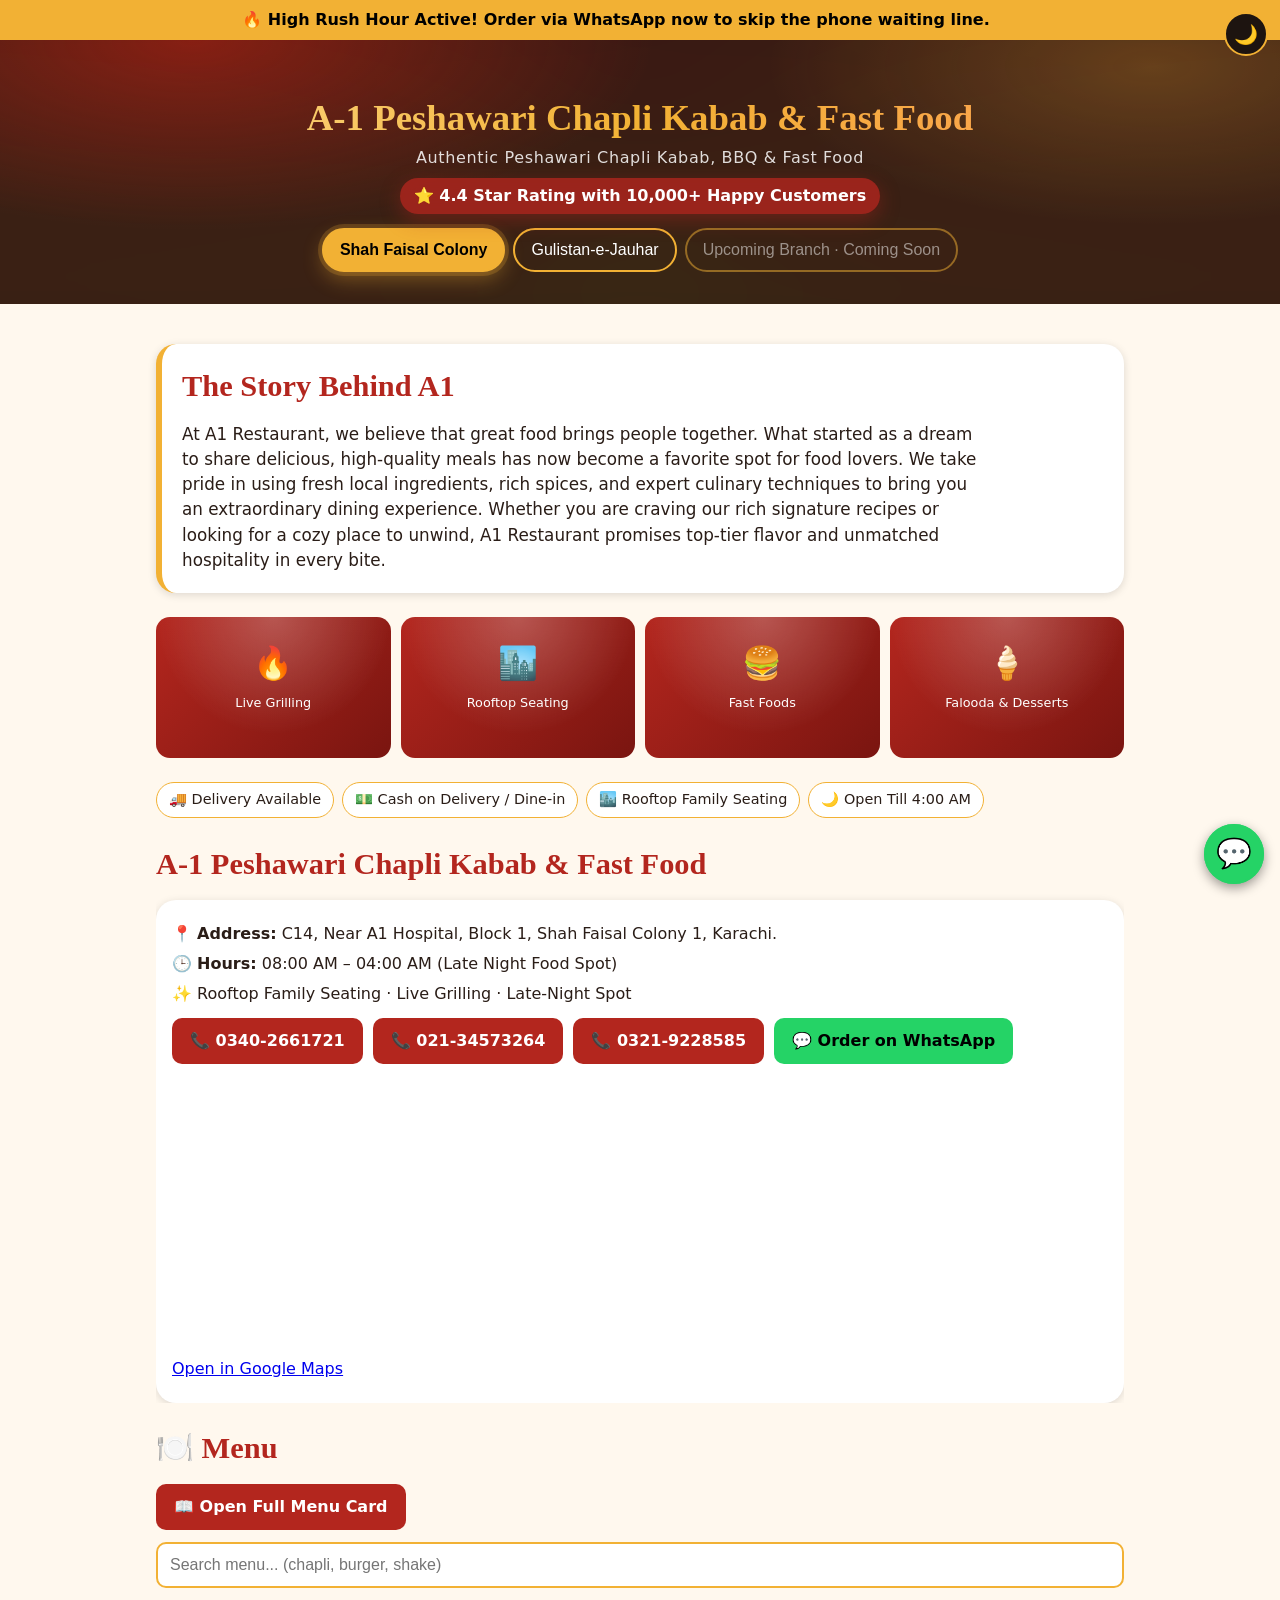
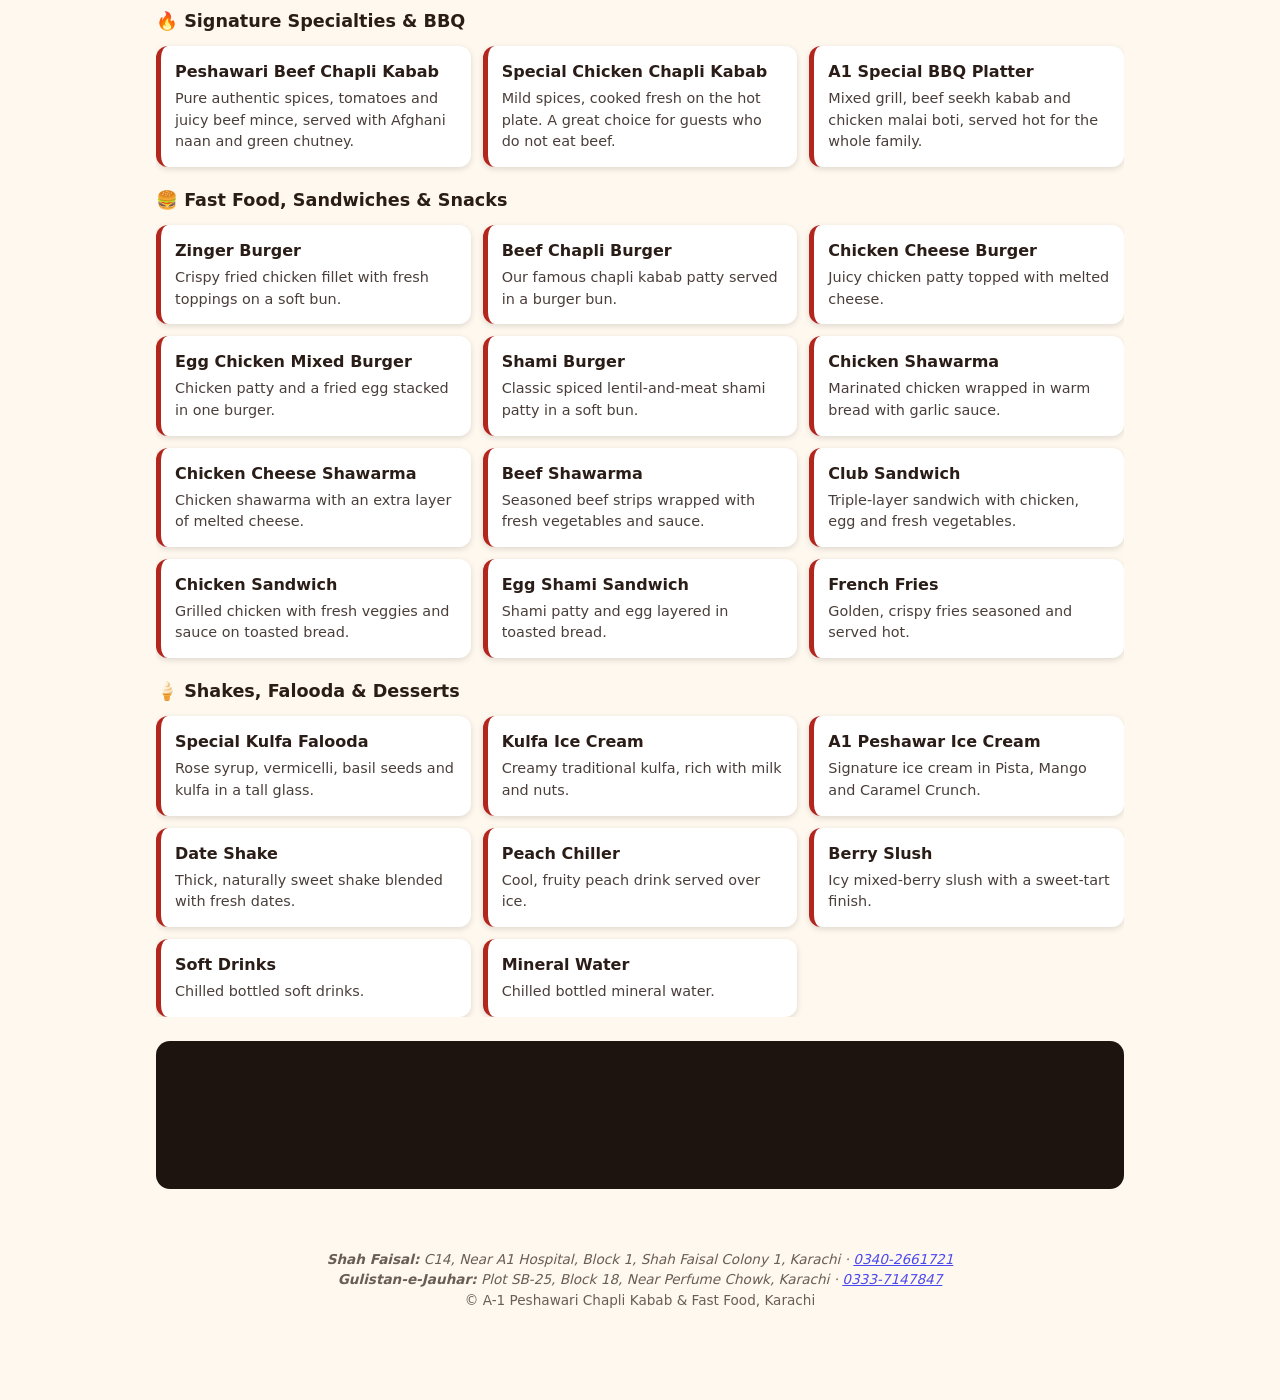
<file: A1 Restaurant/index.html>
<!DOCTYPE html>
<!-- Ye HTML5 page hai. Browser ko batata hai ke ye modern page hai, taake sab phones aur laptops par sahi dikhe -->
<html lang="en" data-theme="light">
<head>
<!-- Urdu/English aur emojis sahi dikhane ke liye character set -->
<meta charset="UTF-8">
<!-- Phone ki screen ke hisaab se page ka size set karta hai, kyun ke zyada customers phone se order karte hain -->
<meta name="viewport" content="width=device-width, initial-scale=1, viewport-fit=cover">
<!-- SEO (NAYA): title 60 characters ke andar, main keywords (chapli kabab, Karachi, branches) shuru mein.
     KYUN: Google search result mein yahi title dikhta hai; keyword wahan ho to click zyada milte hain. -->
<title>A-1 Peshawari Chapli Kabab Karachi | Shah Faisal &amp; Jauhar</title>
<!-- SEO (NAYA): meta description 155 characters ke andar; search result ke neeche ka text. KYUN: acha text = zyada customers click karte hain. -->
<meta name="description" content="Authentic Peshawari chapli kabab, BBQ, burgers and falooda in Karachi. Rooftop family seating, delivery and open till 4 AM at Shah Faisal and Gulistan-e-Jauhar.">
<!-- SEO (NAYA): robots = Google ko index karne ki ijazat + bari preview images. -->
<meta name="robots" content="index, follow, max-image-preview:large">
<!-- NAYA: browser ki address bar ka rang aur dono themes ka support (mobile par premium feel). -->
<meta name="theme-color" content="#1d1410">
<meta name="color-scheme" content="light dark">
<!-- SEO (NAYA): canonical = is page ka asli address. KYUN: duplicate-page ka masla nahi banta.
     TODO: example domain ki jagah apni asli website ka address likhein (JS http/https par isse khud sahi kar deta hai). -->
<link rel="canonical" href="https://www.a1peshawari.example/">
<!-- NAYA: emoji favicon, alag image file nahi, is liye extra request nahi lagti (speed). -->
<link rel="icon" href="data:image/svg+xml,%3Csvg xmlns='http://www.w3.org/2000/svg' viewBox='0 0 100 100'%3E%3Ctext y='.9em' font-size='90'%3E%F0%9F%94%A5%3C/text%3E%3C/svg%3E">
<!-- SEO (NAYA): Open Graph + Twitter tags: WhatsApp/Facebook/X par link share karne par sundar card dikhta hai.
     TODO: og:image ke liye 1200x630 ki asli photo upload karke uska link yahan likhein. -->
<meta property="og:type" content="restaurant">
<meta property="og:site_name" content="A-1 Peshawari Chapli Kabab &amp; Fast Food">
<meta property="og:title" content="A-1 Peshawari Chapli Kabab Karachi | Shah Faisal &amp; Jauhar">
<meta property="og:description" content="Live-grilled chapli kabab, BBQ, fast food and falooda. Rooftop family seating, open till 4 AM.">
<meta property="og:url" content="https://www.a1peshawari.example/">
<meta property="og:locale" content="en_PK">
<meta property="og:image" content="https://www.a1peshawari.example/og-image.jpg">
<meta name="twitter:card" content="summary_large_image">
<!-- SEO (NAYA): JSON-LD schema (Restaurant, dono branches). KYUN: Google ko naam, address, phone, timing aur rating
     seedha samajh aati hai, jis se Maps/local results aur rich snippets milne ke chances barhte hain.
     UPDATE 2: aggregateRating HATA diya. KYUN: Google apne hi business ki khud likhi rating ko "self-serving" maanta hai,
     is se stars nahi milte aur policy ka risk hota hai. Asli stars Google Business Profile se aate hain. -->
<script type="application/ld+json">
{"@context":"https://schema.org","@graph":[
{"@type":"Restaurant","@id":"https://www.a1peshawari.example/#shah-faisal","name":"A-1 Peshawari Chapli Kabab & Fast Food (Shah Faisal Colony)","url":"https://www.a1peshawari.example/","telephone":"+923402661721","servesCuisine":["Pakistani","Peshawari","Barbecue","Fast Food"],"priceRange":"$$","paymentAccepted":"Cash","hasMenu":"https://www.a1peshawari.example/index.html?page=menu","address":{"@type":"PostalAddress","streetAddress":"C14, Near A1 Hospital, Block 1, Shah Faisal Colony 1","addressLocality":"Karachi","addressRegion":"Sindh","addressCountry":"PK"},"openingHoursSpecification":[{"@type":"OpeningHoursSpecification","dayOfWeek":["Monday","Tuesday","Wednesday","Thursday","Friday","Saturday","Sunday"],"opens":"08:00","closes":"04:00"}],"amenityFeature":[{"@type":"LocationFeatureSpecification","name":"Rooftop family seating","value":true},{"@type":"LocationFeatureSpecification","name":"Delivery","value":true}]},
{"@type":"Restaurant","@id":"https://www.a1peshawari.example/#jauhar","name":"A-1 Peshawari Chapli Kabab & Fast Food (Gulistan-e-Jauhar)","url":"https://www.a1peshawari.example/","telephone":"+923337147847","servesCuisine":["Pakistani","Peshawari","Barbecue","Fast Food"],"priceRange":"$$","paymentAccepted":"Cash","hasMenu":"https://www.a1peshawari.example/index.html?page=menu","address":{"@type":"PostalAddress","streetAddress":"Shop No. 1 & 2, Plot SB-25, Block 18, Near Perfume Chowk / Kamran Chowk, Main Gulistan-e-Jauhar","addressLocality":"Karachi","addressRegion":"Sindh","addressCountry":"PK"},"openingHoursSpecification":[{"@type":"OpeningHoursSpecification","dayOfWeek":["Monday","Tuesday","Wednesday","Thursday","Friday","Saturday","Sunday"],"opens":"12:00","closes":"04:00"}]}
]}
</script>
<!-- Design alag file (style.css) mein hai taake code saaf rahe aur design badalna aasaan ho -->
<!-- FIX (UPDATE 2): theme pehle hi set ho jati hai (paint se pehle). KYUN: pehle dark-mode wale customer ko page ek pal ke liye safed nazar aata tha (flash). -->
<script>try{var t=localStorage.getItem('a1-theme');if(t)document.documentElement.setAttribute('data-theme',t)}catch(e){}</script>
<link rel="stylesheet" href="style.css">
</head>
<body>
<!-- ACCESSIBILITY (NAYA): skip link, keyboard user Tab dabaye to seedha content par pohanch jaye. KYUN: accessibility score aur SEO dono behtar. -->
<a class="skip-link" href="#home-page">Skip to main content</a>
<!-- Theme button: upar-right corner mein, light aur dark mode ke beech badalta hai (default light) -->
<button id="theme-toggle" type="button" onclick="toggleTheme()" aria-label="Switch to dark mode">🌙</button>

<!-- Ye banner JavaScript se sirf rush hour ya raat ke waqt dikhta hai, taake orders WhatsApp par aayen -->
<!-- role="status": screen reader naya banner khud parh deta hai -->
<div id="banner" role="status" aria-live="polite"></div>

<!-- Header: restaurant ka naam, rating badge aur branch chunne ke buttons -->
<header>
  <h1>A-1 Peshawari Chapli Kabab &amp; Fast Food</h1>
  <!-- FIX (UPDATE 2): neeche ki khali jagahon mein default branch (Shah Faisal) ka text pehle se likha hai. KYUN: bina JavaScript wale crawlers ko content milta hai aur page ki jagah nahi hilti (CLS). -->
  <p id="tagline">Authentic Peshawari Chapli Kabab, BBQ &amp; Fast Food</p>
  <!-- Trust badge: naye customer ko bharosa dilata hai -->
  <div class="trust-badge">⭐ 4.4 Star Rating with 10,000+ Happy Customers</div>
  <!-- Branch switcher: customer sahi branch chune taake galat branch ko order na jaye. Teesri branch abhi band hai -->
  <!-- SEMANTIC (NAYA): div ki jagah <nav>, taake search engine ko pata chale ye navigation hai -->
  <nav class="branches" aria-label="Choose your branch">
    <button id="branch-button-shah-faisal" class="active" onclick="selectBranch('shahFaisal')">Shah Faisal Colony</button>
    <button id="branch-button-jauhar" onclick="selectBranch('jauhar')">Gulistan-e-Jauhar</button>
    <button id="branch-button-upcoming" disabled>Upcoming Branch · Coming Soon</button>
  </nav>
</header>

<!-- Top bar sirf detail pages par dikhti hai; Home button se customer wapas main page par jata hai -->
<!-- NAYA: noscript = JavaScript band ho tab bhi basic info (naam, phone, address) nazar aaye. KYUN: crawlers aur slow phones ke liye safety net. -->
<noscript><p style="padding:16px;text-align:center">A-1 Peshawari Chapli Kabab &amp; Fast Food, Karachi. Shah Faisal: 0340-2661721. Gulistan-e-Jauhar: 0333-7147847. Please enable JavaScript to view the full menu.</p></noscript>
<div class="top-bar" id="top-bar" hidden>
  <span>A-1 Peshawari Chapli Kabab &amp; Fast Food</span>
  <a class="home-button" href="index.html"><span class="home-arrow">←</span> Home</a>
</div>

<!-- Main page ka content -->
<main id="home-page">
  <!-- Introduction section: restaurant ki kahani, taake customer ka dil se rishta bane -->
  <section class="story">
    <h2>The Story Behind A1</h2>
    <p>At A1 Restaurant, we believe that great food brings people together. What started as a dream to share delicious, high-quality meals has now become a favorite spot for food lovers. We take pride in using fresh local ingredients, rich spices, and expert culinary techniques to bring you an extraordinary dining experience. Whether you are craving our rich signature recipes or looking for a cozy place to unwind, A1 Restaurant promises top-tier flavor and unmatched hospitality in every bite.</p>
  </section>

  <!-- Feature cards: har card naye tab mein apna detail page kholta hai -->
  <section>
    <!-- HEADING (NAYA): chhupa hua h2 (sirf screen reader/Google ko dikhta hai) taake h1 -> h2 ka silsila toote nahi -->
    <h2 class="sr-only">Our Specialties</h2>
    <div class="hero-cards">
      <a class="hero-card" href="index.html?page=liveGrilling" target="_blank" rel="noopener" aria-label="Live Grilling - opens in a new tab">🔥<small>Live Grilling</small><em>View details →</em></a>
      <a class="hero-card" href="index.html?page=rooftopSeating" target="_blank" rel="noopener" aria-label="Rooftop Seating - opens in a new tab">🏙️<small>Rooftop Seating</small><em>View details →</em></a>
      <a class="hero-card" href="index.html?page=fastFood" target="_blank" rel="noopener" aria-label="Fast Foods - opens in a new tab">🍔<small>Fast Foods</small><em>View details →</em></a>
      <a class="hero-card" href="index.html?page=desserts" target="_blank" rel="noopener" aria-label="Falooda and Desserts - opens in a new tab">🍦<small>Falooda &amp; Desserts</small><em>View details →</em></a>
    </div>
  </section>

  <!-- Facility badges: customer ko ek nazar mein suhoolatein dikhti hain -->
  <section class="badges">
    <h2 class="sr-only">Facilities</h2>
    <span>🚚 Delivery Available</span><span>💵 Cash on Delivery / Dine-in</span>
    <span>🏙️ Rooftop Family Seating</span><span>🌙 Open Till 4:00 AM</span>
  </section>

  <!-- Branch ki details: branch badalte hi ye poora hissa JavaScript se badal jata hai -->
  <section>
    <h2 id="branch-name">A-1 Peshawari Chapli Kabab &amp; Fast Food</h2>
    <div class="branch-details">
      <p>📍 <b>Address:</b> <span id="branch-address">C14, Near A1 Hospital, Block 1, Shah Faisal Colony 1, Karachi.</span></p>
      <p>🕒 <b>Hours:</b> <span id="branch-hours">08:00 AM – 04:00 AM (Late Night Food Spot)</span></p>
      <p id="delivery-paragraph" style="display:none">🚚 <b>Delivery:</b> <span id="delivery-coverage"></span></p>
      <p>✨ <span id="branch-highlights">Rooftop Family Seating · Live Grilling · Late-Night Spot</span></p>
      <div class="actions" id="branch-actions"></div>
      <!-- referrerpolicy: privacy + Google Maps sahi chale; loading="lazy" map tab load hota hai jab nazar aaye (speed) -->
      <iframe id="branch-map" loading="lazy" referrerpolicy="no-referrer-when-downgrade" title="Branch location map"></iframe>
      <p><a id="map-link" target="_blank" rel="noopener">Open in Google Maps</a></p>
    </div>
  </section>

  <!-- Digital menu: search box aur clickable items; har item naye tab mein detail page kholta hai -->
  <section>
    <h2>🍽️ Menu</h2>
    <a class="button call-button menu-card-button" href="index.html?page=menu" target="_blank" rel="noopener">📖 Open Full Menu Card</a>
    <input id="search-input" type="search" aria-label="Search the menu" autocomplete="off" placeholder="Search menu... (chapli, burger, shake)" oninput="renderMenuList()">
    <!-- aria-live: search ke baad nateeje badlen to screen reader batata hai -->
    <div class="menu-grid" id="menu-list" aria-live="polite"></div>
  </section>

  <!-- Review card: Google par 5-star reviews barhane ke liye, isse local search ranking behtar hoti hai -->
  <section class="review">
    <h3>⭐ How Did You Like the Food?</h3>
    <p>Did you enjoy your meal? Take just 5 seconds to leave us a 5-star review on Google!</p>
    <a class="button" id="review-button" target="_blank" rel="noopener">Give 5-Star Review</a>
  </section>
</main>

<!-- Detail pages (item, offering, menu) ka content JavaScript yahan bharta hai -->
<main id="detail-page" hidden></main>

<!-- SEMANTIC + LOCAL SEO (NAYA): footer mein <address> aur dono branches ka naam-address-phone (NAP).
     KYUN: Google local ranking ke liye NAP site par har jagah ek jaisa hona chahiye. -->
<footer>
  <address>
    <strong>Shah Faisal:</strong> C14, Near A1 Hospital, Block 1, Shah Faisal Colony 1, Karachi · <a href="tel:03402661721">0340-2661721</a><br>
    <strong>Gulistan-e-Jauhar:</strong> Plot SB-25, Block 18, Near Perfume Chowk, Karachi · <a href="tel:03337147847">0333-7147847</a>
  </address>
  <p>© A-1 Peshawari Chapli Kabab &amp; Fast Food, Karachi</p>
</footer>

<!-- Floating WhatsApp button: scroll karne par bhi nazar aata hai, link JavaScript set karti hai -->
<a id="floating-whatsapp-button" target="_blank" rel="noopener" aria-label="Order on WhatsApp">💬</a>

<!-- Logic alag file mein hai: theme, branch switch, menu search aur banners -->
<script src="script.js"></script>
</body>
</html>
</file>
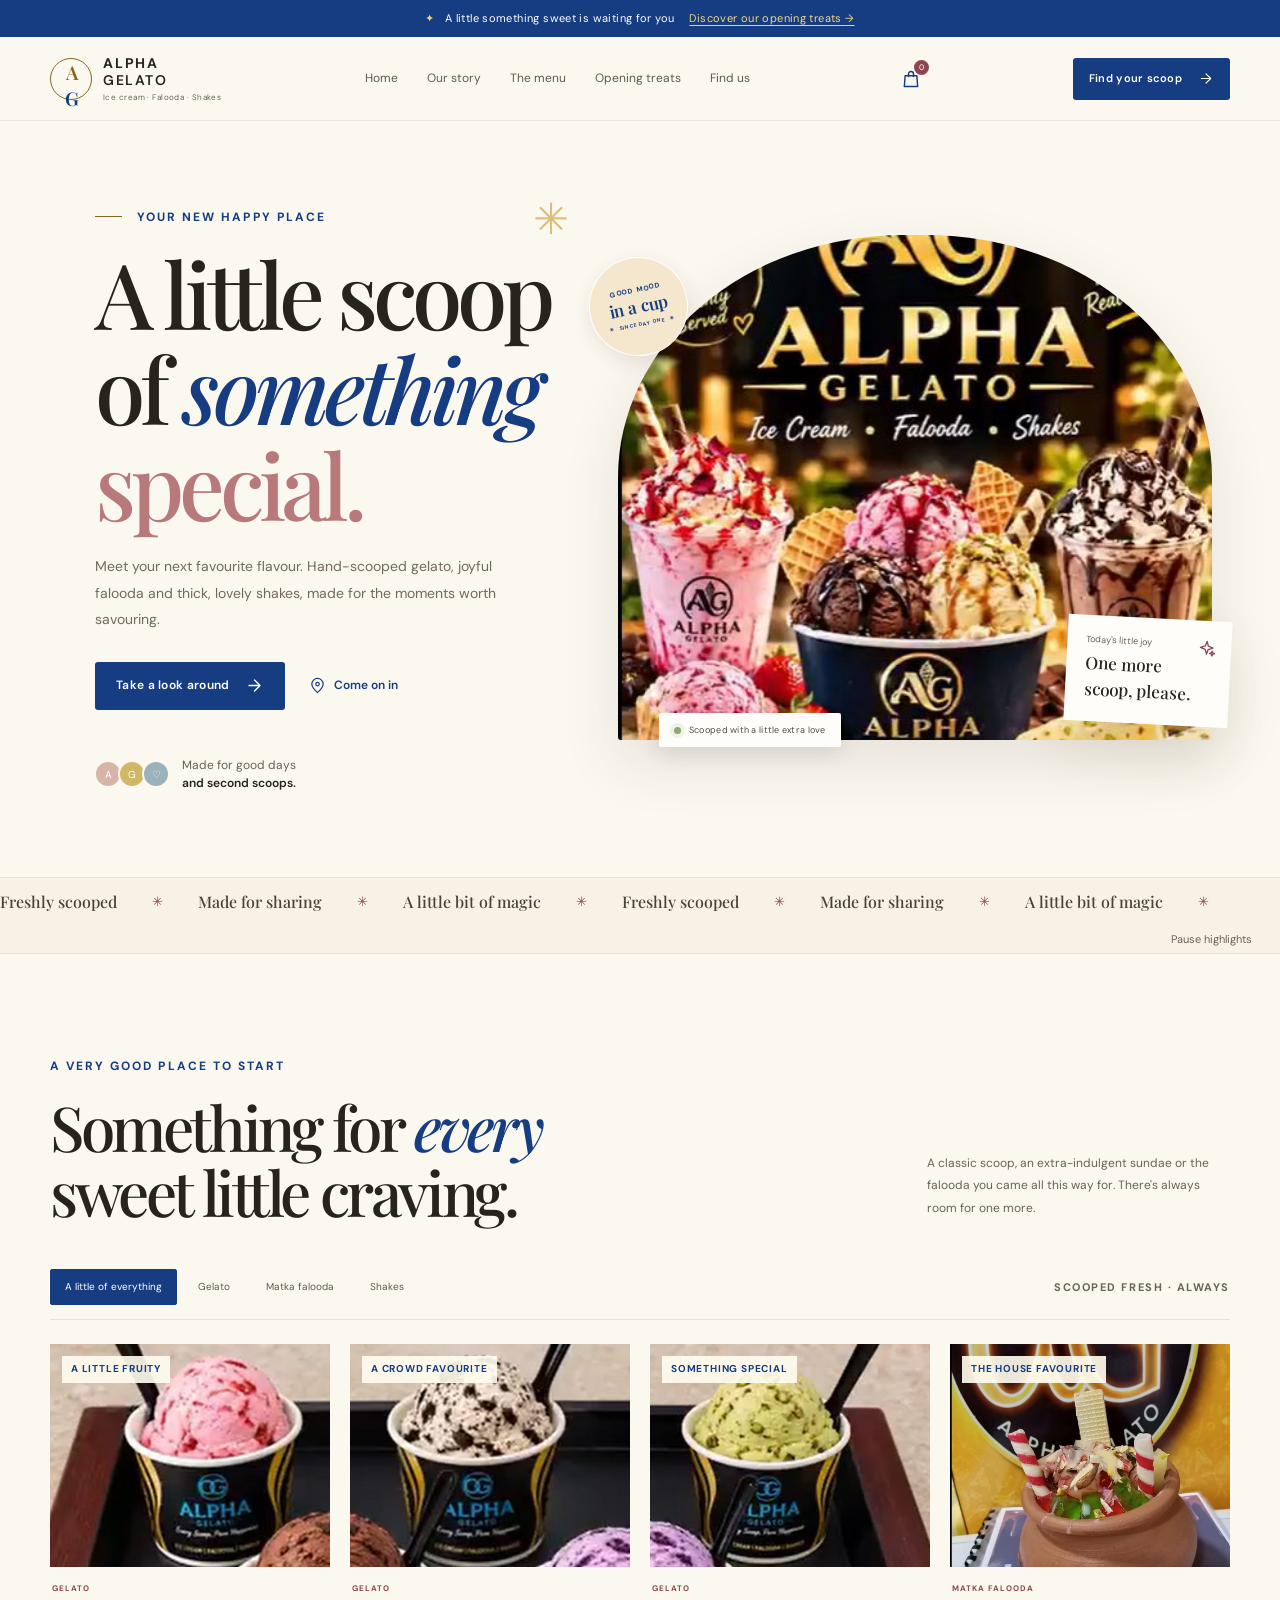
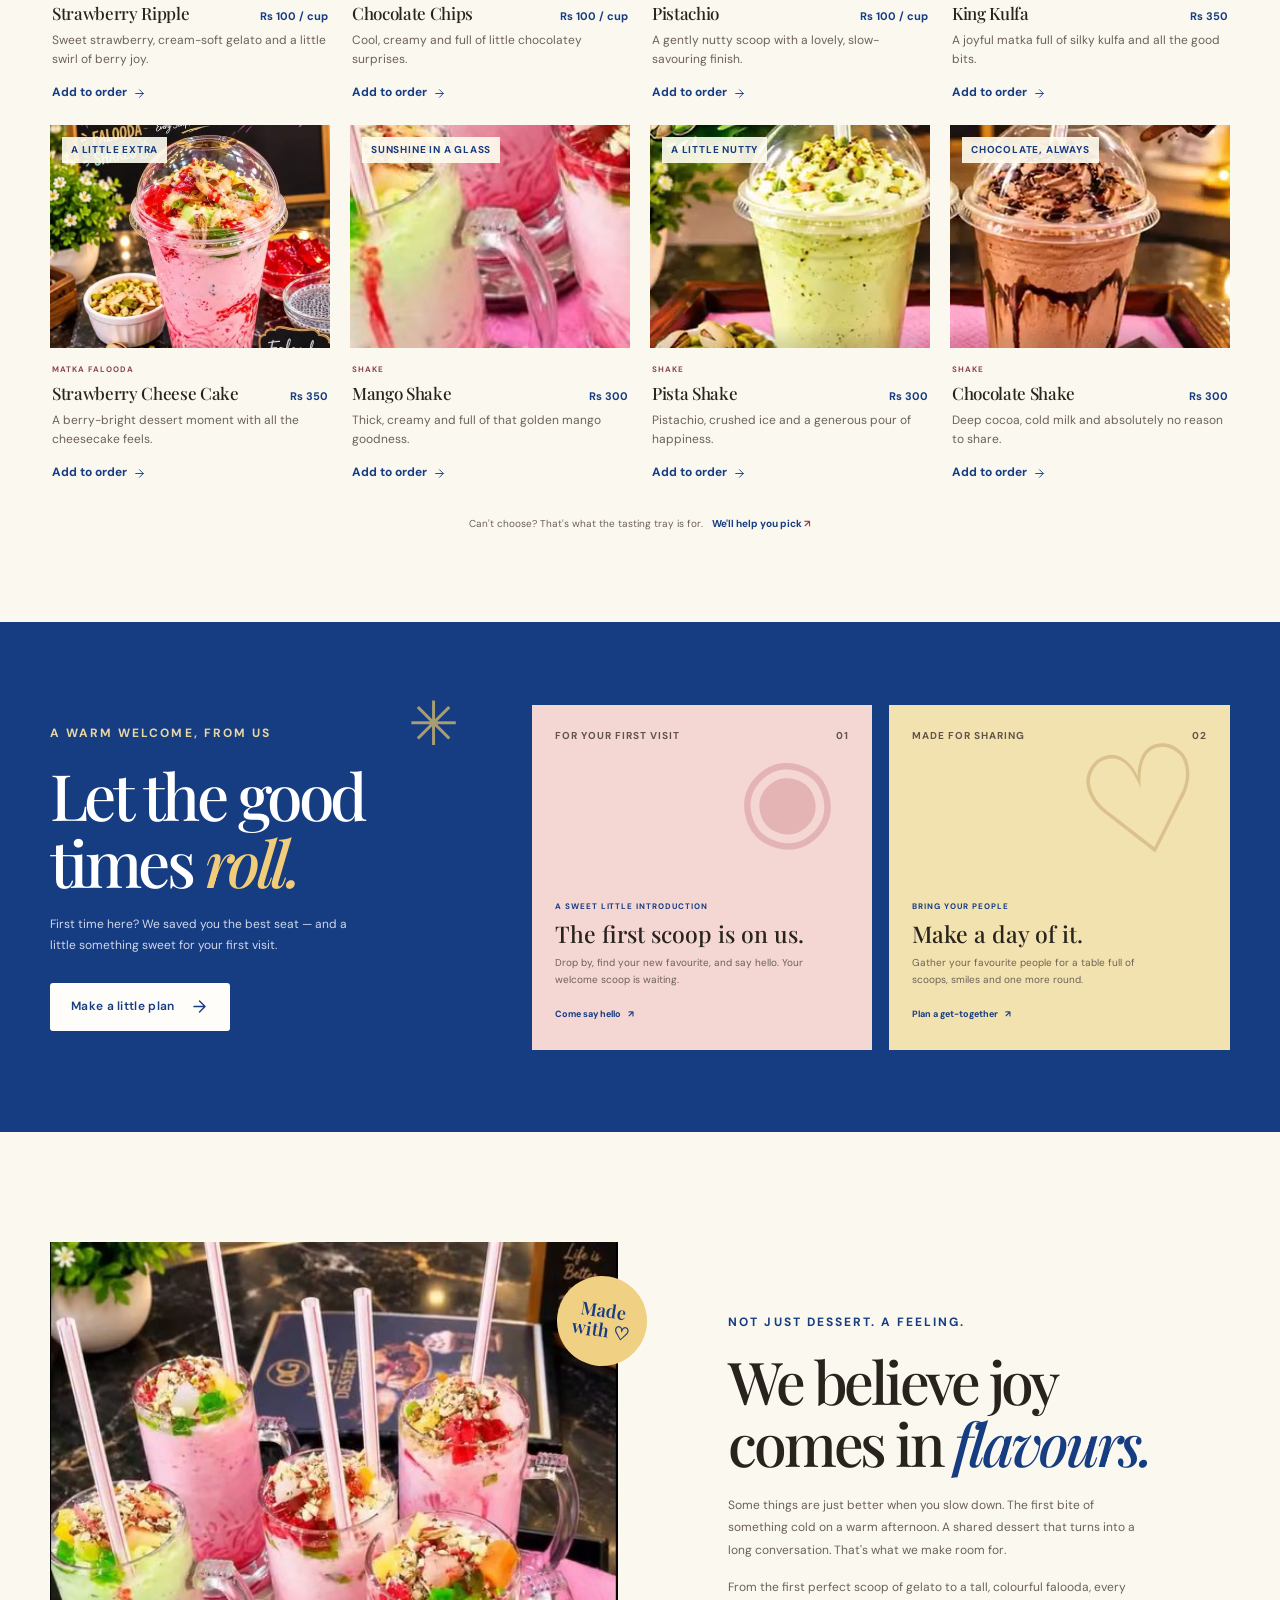
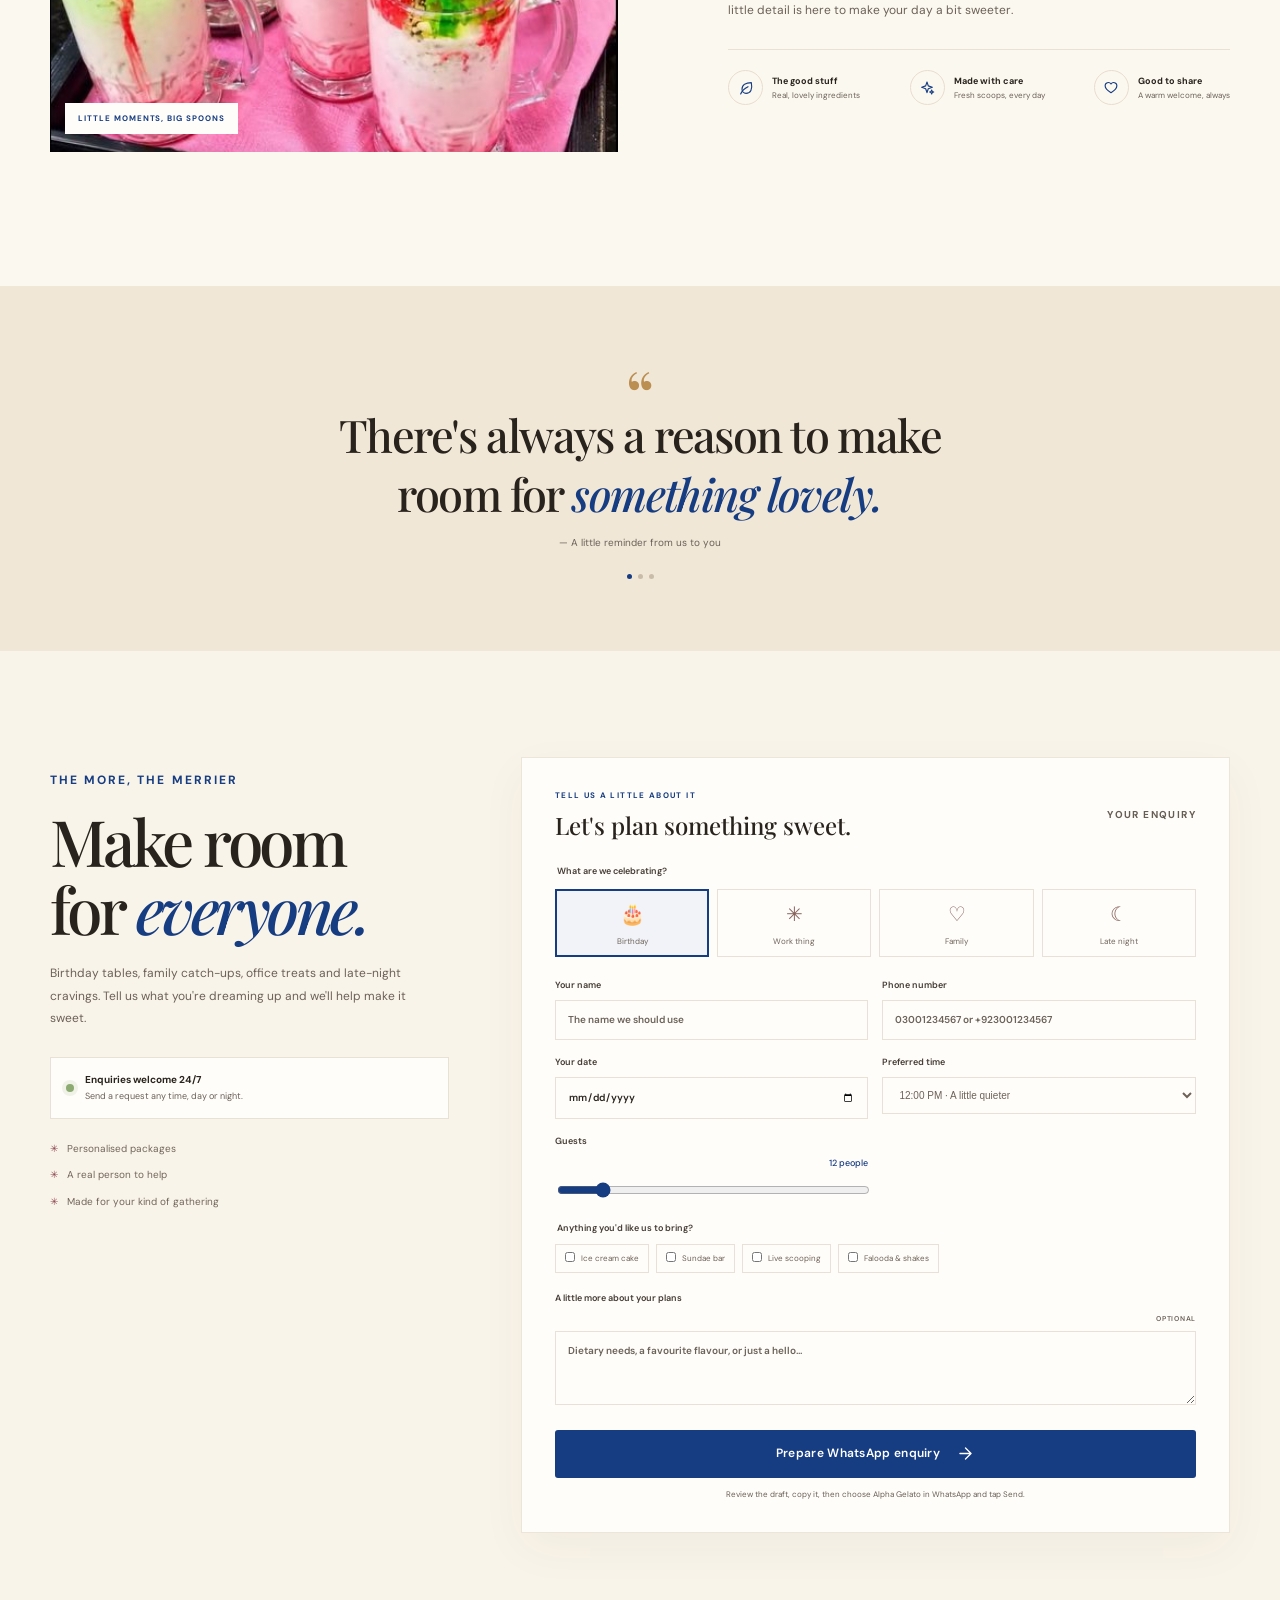
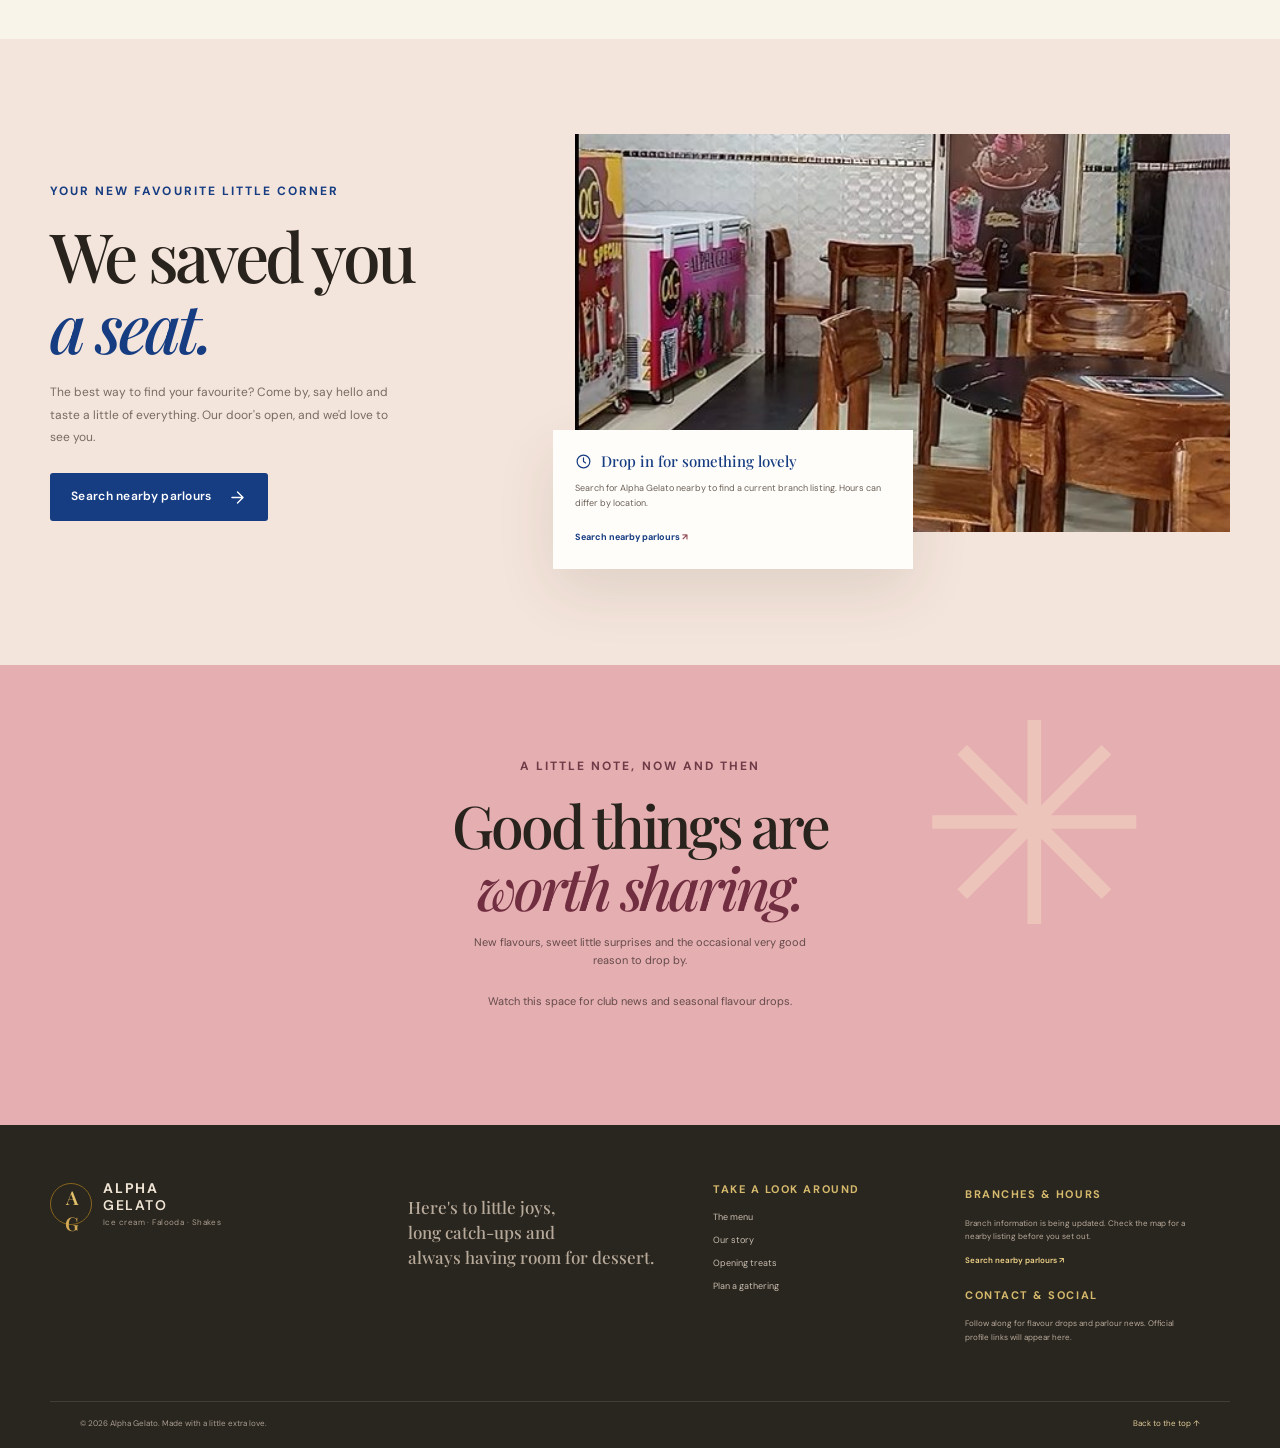
<file: Alpha Gelato (Ice Cream Parlour)/index.html>
<!DOCTYPE html>
<html lang="en">
  <head>
    <meta charset="UTF-8">
    <meta name="viewport" content="width=device-width, initial-scale=1.0">
    <meta name="theme-color" content="#fbf8f0">
    <meta name="description" content="A little scoop of something special. Discover handcrafted gelato, matka falooda, shakes and more at Alpha Gelato.">
    <meta property="og:title" content="Alpha Gelato — A Little Scoop of Something Special">
    <meta property="og:description" content="Discover handcrafted gelato, matka falooda and shakes at Alpha Gelato.">
    <meta property="og:type" content="website">
    <meta name="twitter:card" content="summary">
    <meta name="twitter:title" content="Alpha Gelato — A Little Scoop of Something Special">
    <meta name="twitter:description" content="Discover handcrafted gelato, matka falooda and shakes at Alpha Gelato.">
    <link rel="icon" href="assets/favicon.svg" type="image/svg+xml">
    <title>
      Alpha Gelato — A Little Scoop of Something Special
    </title>
    <link rel="preconnect" href="https://fonts.googleapis.com">
    <link rel="preconnect" href="https://fonts.gstatic.com" crossorigin>
    <link href="https://fonts.googleapis.com/css2?family=DM+Sans:wght@400;500;600;700&family=Playfair+Display:wght@500;600;700&display=swap" rel="stylesheet">
    <link rel="stylesheet" href="style.css">
    <script src="script.js" defer>
    </script>
  </head>
  <body>
    <svg class="icon-library" aria-hidden="true" xmlns="http://www.w3.org/2000/svg">
      <symbol id="i-arrow" viewBox="0 0 24 24">
        <path d="M5 12h14m-7-7 7 7-7 7"/>
      </symbol>
      <symbol id="i-bag" viewBox="0 0 24 24">
        <path d="M5 8h14l1 13H4L5 8Z"/>
        <path d="M9 9V6a3 3 0 0 1 6 0v3"/>
      </symbol>
      <symbol id="i-menu" viewBox="0 0 24 24">
        <path d="M4 7h16M4 12h16M4 17h16"/>
      </symbol>
      <symbol id="i-close" viewBox="0 0 24 24">
        <path d="m6 6 12 12M18 6 6 18"/>
      </symbol>
      <symbol id="i-pin" viewBox="0 0 24 24">
        <path d="M20 10c0 5-8 12-8 12S4 15 4 10a8 8 0 1 1 16 0Z"/>
        <circle cx="12" cy="10" r="2.5"/>
      </symbol>
      <symbol id="i-clock" viewBox="0 0 24 24">
        <circle cx="12" cy="12" r="9"/>
        <path d="M12 7v5l3 2"/>
      </symbol>
      <symbol id="i-heart" viewBox="0 0 24 24">
        <path d="M20.8 8.8c0 5.2-8.8 10.2-8.8 10.2S3.2 14 3.2 8.8A4.8 4.8 0 0 1 12 6a4.8 4.8 0 0 1 8.8 2.8Z"/>
      </symbol>
      <symbol id="i-spark" viewBox="0 0 24 24">
        <path d="m12 3 1.9 5.8L20 11l-6.1 2.2L12 19l-2-5.8L4 11l6-2.2L12 3Z"/>
        <path d="m19 15 .9 2.1L22 18l-2.1.9L19 21l-.9-2.1L16 18l2.1-.9L19 15Z"/>
      </symbol>
      <symbol id="i-leaf" viewBox="0 0 24 24">
        <path d="M20 4c-8 0-14 3-14 10a6 6 0 0 0 6 6c7 0 10-6 8-16Z"/>
        <path d="M4 21c2-5 5-8 11-11"/>
      </symbol>
      <symbol id="i-instagram" viewBox="0 0 24 24">
        <rect x="3" y="3" width="18" height="18" rx="5"/>
        <circle cx="12" cy="12" r="4"/>
        <path d="M17.5 6.5h.01"/>
      </symbol>
      <symbol id="i-facebook" viewBox="0 0 24 24">
        <path d="M14 21v-8h3l.5-4H14V7c0-1.2.4-2 2-2h2V1.5c-.7-.1-1.7-.2-3-.2-3.2 0-5 1.9-5 5.3V9H7v4h3v8h4Z"/>
      </symbol>
      <symbol id="i-whatsapp" viewBox="0 0 24 24">
        <path d="M20.5 11.8a8.5 8.5 0 0 1-12.6 7.4L3 20l.9-4.7a8.5 8.5 0 1 1 16.6-3.5Z"/>
        <path d="M8.5 8.5c.5 3 2.3 4.8 5.5 6l1.2-1.4 2 1c-.1 1.2-.9 2-2.1 2C11 16 7 12 7.2 8c0-1.1.9-1.9 2-2l1 2-1.7.5Z"/>
      </symbol>
      <symbol id="i-tiktok" viewBox="0 0 24 24">
        <path d="M14 3v12.2a4.3 4.3 0 1 1-3.5-4.2"/>
        <path d="M14 3c.4 3.1 2.3 5.2 5.5 5.6"/>
      </symbol>
    </svg>
    <div class="announcement">
      <span class="announcement-star">
        ✦
      </span>
      A little something sweet is waiting for you
      <a href="#offers">
        Discover our opening treats
        <span aria-hidden="true">
          →
        </span>
      </a>
    </div>

  <!-- Sticky brand header and the mobile navigation toggle. -->
    <header class="site-header" id="top">
      <div class="nav-wrap">
        <a class="brand" href="#home" aria-label="Alpha Gelato home">
          <span class="brand-mark">
            A
            <span>
              G
            </span>
          </span>
          <span class="brand-name">
            ALPHA
            <b>
              GELATO
            </b>
            <small>
              Ice cream · Falooda · Shakes
            </small>
          </span>
        </a>
        <button class="menu-toggle" type="button" aria-label="Open navigation" aria-expanded="false">
          <svg class="icon">
            <use href="#i-menu"/>
          </svg>
        </button>
        <nav class="main-nav" aria-label="Main navigation">
          <a href="#home">
            Home
          </a>
          <a href="#story">
            Our story
          </a>
          <a href="#menu">
            The menu
          </a>
          <a href="#offers">
            Opening treats
          </a>
          <a href="#visit">
            Find us
          </a>
        </nav>
        <button class="cart-button" type="button" aria-label="Your order, 0 items">
          <svg class="icon">
            <use href="#i-bag"/>
          </svg>
          <span class="cart-count" id="cart-count">
            0
          </span>
        </button>
        <a class="button button-dark nav-cta" href="#menu" aria-label="Find your scoop">
          Find your scoop
          <svg class="icon">
            <use href="#i-arrow"/>
          </svg>
        </a>
      </div>
    </header>
    <main>
    <!-- Hero introduces the brand with the supplied Alpha Gelato artwork. -->
      <section class="hero" id="home">
        <div class="hero-copy">
          <p class="eyebrow">
            <span class="eyebrow-line">
            </span>
            Your new happy place
          </p>
          <h1>
            A little scoop
            <br>
            of
            <em>
              something
            </em>
            <br>
            <span>
              special.
            </span>
          </h1>
          <p class="hero-description">
            Meet your next favourite flavour. Hand-scooped gelato, joyful falooda and thick, lovely shakes, made for the moments worth savouring.
          </p>
          <div class="hero-actions">
            <a class="button button-dark" href="#menu">
              Take a look around
              <svg class="icon">
                <use href="#i-arrow"/>
              </svg>
            </a>
            <a class="text-link" href="#visit">
              <svg class="icon">
                <use href="#i-pin"/>
              </svg>
              Come on in
            </a>
          </div>
          <div class="hero-footnote">
            <div class="avatar-stack">
              <span>
                A
              </span>
              <span>
                G
              </span>
              <span>
                ♡
              </span>
            </div>
            <span>
              Made for good days
              <br>
              <strong>
                and second scoops.
              </strong>
            </span>
          </div>
          <span class="hero-doodle" aria-hidden="true">
            ✳
          </span>
        </div>
        <div class="hero-visual">
          <img class="hero-photo" src="assets/alpha-hero.jpg" alt="Alpha Gelato's colourful ice cream and falooda menu, styled in a warm black and gold display" width="462" height="607" fetchpriority="high" decoding="async">
          <div class="photo-stamp">
            <span>
              GOOD MOOD
            </span>
            <strong>
              in a cup
            </strong>
            <span>
              ✳ &nbsp; SINCE DAY ONE &nbsp; ✳
            </span>
          </div>
          <div class="hero-caption">
            <span class="caption-dot">
            </span>
            Scooped with a little extra love
          </div>
          <div class="floating-note">
            <span>
              Today's little joy
            </span>
            <strong>
              One more
              <br>
              scoop, please.
            </strong>
            <svg class="icon">
              <use href="#i-spark"/>
            </svg>
          </div>
        </div>
      </section>
      <div class="ticker" role="region" aria-label="Alpha Gelato highlights">
        <div class="ticker-track" aria-hidden="true">
          <span>
            Freshly scooped
          </span>
          <i>
            ✳
          </i>
          <span>
            Made for sharing
          </span>
          <i>
            ✳
          </i>
          <span>
            A little bit of magic
          </span>
          <i>
            ✳
          </i>
          <span>
            Freshly scooped
          </span>
          <i>
            ✳
          </i>
          <span>
            Made for sharing
          </span>
          <i>
            ✳
          </i>
          <span>
            A little bit of magic
          </span>
          <i>
            ✳
          </i>
        </div>
        <button class="ticker-toggle" type="button" aria-pressed="false">Pause highlights</button>
      </div>
    <!-- Product cards are available in HTML; JavaScript only applies category filters. -->
    <section class="section menu-section" id="menu">
        <div class="section-heading">
          <div>
            <p class="eyebrow">
              A very good place to start
            </p>
            <h2>
              Something for
              <em>
                every
              </em>
              <br>
              sweet little craving.
            </h2>
          </div>
          <p class="section-aside">
            A classic scoop, an extra-indulgent sundae or the falooda you came all this way for. There's always room for one more.
          </p>
        </div>
        <div class="menu-toolbar">
        <div class="filter-list" aria-label="Filter menu by category">
            <button class="filter-button active" type="button" aria-pressed="true" data-filter="all">
              A little of everything
            </button>
            <button class="filter-button" type="button" aria-pressed="false" data-filter="gelato">
              Gelato
            </button>
            <button class="filter-button" type="button" aria-pressed="false" data-filter="falooda">
              Matka falooda
            </button>
            <button class="filter-button" type="button" aria-pressed="false" data-filter="shakes">
              Shakes
            </button>
          </div>
          <span class="menu-note">
            SCOOPED FRESH · ALWAYS
          </span>
        </div>
        <div class="product-grid" id="product-grid">
          <article class="product-card" data-category="gelato" data-product="Strawberry Ripple">
            <div class="product-image-wrap">
              <img src="assets/strawberry-ripple.jpg" alt="Strawberry gelato in an Alpha Gelato cup" width="340" height="355" loading="lazy" decoding="async">
              <span class="product-badge">A LITTLE FRUITY</span>
              <button class="quick-view" type="button" data-quick-view="Strawberry Ripple">A closer look ↗</button>
            </div>
            <div class="product-info">
              <p class="product-type">Gelato</p>
              <div class="product-name-row"><h3>Strawberry Ripple</h3><span class="product-price">Rs 100 / cup</span></div>
              <p class="product-description">Sweet strawberry, cream-soft gelato and a little swirl of berry joy.</p>
              <button class="product-add" type="button" data-add="Strawberry Ripple">Add to order <svg class="icon" aria-hidden="true"><use href="#i-arrow"/></svg></button>
            </div>
          </article>
          <article class="product-card" data-category="gelato" data-product="Chocolate Chips">
            <div class="product-image-wrap">
              <img src="assets/chocolate-chips.jpg" alt="Chocolate chip gelato in an Alpha Gelato cup" width="340" height="355" loading="lazy" decoding="async">
              <span class="product-badge">A CROWD FAVOURITE</span>
              <button class="quick-view" type="button" data-quick-view="Chocolate Chips">A closer look ↗</button>
            </div>
            <div class="product-info">
              <p class="product-type">Gelato</p>
              <div class="product-name-row"><h3>Chocolate Chips</h3><span class="product-price">Rs 100 / cup</span></div>
              <p class="product-description">Cool, creamy and full of little chocolatey surprises.</p>
              <button class="product-add" type="button" data-add="Chocolate Chips">Add to order <svg class="icon" aria-hidden="true"><use href="#i-arrow"/></svg></button>
            </div>
          </article>
          <article class="product-card" data-category="gelato" data-product="Pistachio">
            <div class="product-image-wrap">
              <img src="assets/pistachio-gelato.jpg" alt="Pistachio gelato in an Alpha Gelato cup" width="370" height="355" loading="lazy" decoding="async">
              <span class="product-badge">SOMETHING SPECIAL</span>
              <button class="quick-view" type="button" data-quick-view="Pistachio">A closer look ↗</button>
            </div>
            <div class="product-info">
              <p class="product-type">Gelato</p>
              <div class="product-name-row"><h3>Pistachio</h3><span class="product-price">Rs 100 / cup</span></div>
              <p class="product-description">A gently nutty scoop with a lovely, slow-savouring finish.</p>
              <button class="product-add" type="button" data-add="Pistachio">Add to order <svg class="icon" aria-hidden="true"><use href="#i-arrow"/></svg></button>
            </div>
          </article>
          <article class="product-card" data-category="falooda" data-product="King Kulfa">
            <div class="product-image-wrap">
              <img src="assets/king-kulfa-falooda.jpg" alt="A colourful King Kulfa matka falooda from Alpha Gelato" width="516" height="656" loading="lazy" decoding="async">
              <span class="product-badge">THE HOUSE FAVOURITE</span>
              <button class="quick-view" type="button" data-quick-view="King Kulfa">A closer look ↗</button>
            </div>
            <div class="product-info">
              <p class="product-type">Matka Falooda</p>
              <div class="product-name-row"><h3>King Kulfa</h3><span class="product-price">Rs 350</span></div>
              <p class="product-description">A joyful matka full of silky kulfa and all the good bits.</p>
              <button class="product-add" type="button" data-add="King Kulfa">Add to order <svg class="icon" aria-hidden="true"><use href="#i-arrow"/></svg></button>
            </div>
          </article>
          <article class="product-card" data-category="falooda" data-product="Strawberry Cheese Cake">
            <div class="product-image-wrap">
              <img src="assets/strawberry-cheesecake-falooda.jpg" alt="A strawberry falooda topped with fruit and nuts" width="513" height="690" loading="lazy" decoding="async">
              <span class="product-badge">A LITTLE EXTRA</span>
              <button class="quick-view" type="button" data-quick-view="Strawberry Cheese Cake">A closer look ↗</button>
            </div>
            <div class="product-info">
              <p class="product-type">Matka Falooda</p>
              <div class="product-name-row"><h3>Strawberry Cheese Cake</h3><span class="product-price">Rs 350</span></div>
              <p class="product-description">A berry-bright dessert moment with all the cheesecake feels.</p>
              <button class="product-add" type="button" data-add="Strawberry Cheese Cake">Add to order <svg class="icon" aria-hidden="true"><use href="#i-arrow"/></svg></button>
            </div>
          </article>
          <article class="product-card" data-category="shakes" data-product="Mango Shake">
            <div class="product-image-wrap">
              <img src="assets/mango-shake.jpg" alt="A pink fruit shake beside a green falooda in tall glasses" width="190" height="350" loading="lazy" decoding="async">
              <span class="product-badge">SUNSHINE IN A GLASS</span>
              <button class="quick-view" type="button" data-quick-view="Mango Shake">A closer look ↗</button>
            </div>
            <div class="product-info">
              <p class="product-type">Shake</p>
              <div class="product-name-row"><h3>Mango Shake</h3><span class="product-price">Rs 300</span></div>
              <p class="product-description">Thick, creamy and full of that golden mango goodness.</p>
              <button class="product-add" type="button" data-add="Mango Shake">Add to order <svg class="icon" aria-hidden="true"><use href="#i-arrow"/></svg></button>
            </div>
          </article>
          <article class="product-card" data-category="shakes" data-product="Pista Shake">
            <div class="product-image-wrap">
              <img src="assets/pista-shake.jpg" alt="A pistachio shake topped with crushed nuts" width="495" height="560" loading="lazy" decoding="async">
              <span class="product-badge">A LITTLE NUTTY</span>
              <button class="quick-view" type="button" data-quick-view="Pista Shake">A closer look ↗</button>
            </div>
            <div class="product-info">
              <p class="product-type">Shake</p>
              <div class="product-name-row"><h3>Pista Shake</h3><span class="product-price">Rs 300</span></div>
              <p class="product-description">Pistachio, crushed ice and a generous pour of happiness.</p>
              <button class="product-add" type="button" data-add="Pista Shake">Add to order <svg class="icon" aria-hidden="true"><use href="#i-arrow"/></svg></button>
            </div>
          </article>
          <article class="product-card" data-category="shakes" data-product="Chocolate Shake">
            <div class="product-image-wrap">
              <img src="assets/chocolate-shake.jpg" alt="A chocolate shake with chocolate sauce and chocolate pieces" width="515" height="575" loading="lazy" decoding="async">
              <span class="product-badge">CHOCOLATE, ALWAYS</span>
              <button class="quick-view" type="button" data-quick-view="Chocolate Shake">A closer look ↗</button>
            </div>
            <div class="product-info">
              <p class="product-type">Shake</p>
              <div class="product-name-row"><h3>Chocolate Shake</h3><span class="product-price">Rs 300</span></div>
              <p class="product-description">Deep cocoa, cold milk and absolutely no reason to share.</p>
              <button class="product-add" type="button" data-add="Chocolate Shake">Add to order <svg class="icon" aria-hidden="true"><use href="#i-arrow"/></svg></button>
            </div>
          </article>
        </div>
        <p class="menu-bottom-note">
          Can't choose? That's what the tasting tray is for. &nbsp;
          <a href="#visit">
            We'll help you pick
            <span>
              ↗
            </span>
          </a>
        </p>
      </section>
    <!-- Opening offers give visitors a reason to plan their first visit. -->
    <section class="offers-section" id="offers">
        <div class="section offers-inner">
          <div class="offer-intro">
            <p class="eyebrow">
              A warm welcome, from us
            </p>
            <h2>
              Let the good
              <br>
              times
              <em>
                roll.
              </em>
            </h2>
            <p>
              First time here? We saved you the best seat — and a little something sweet for your first visit.
            </p>
            <a class="button button-light" href="#booking">
              Make a little plan
              <svg class="icon">
                <use href="#i-arrow"/>
              </svg>
            </a>
            <span class="offer-flower" aria-hidden="true">
              ✳
            </span>
          </div>
          <div class="offer-cards">
            <article class="offer-card offer-card-pink">
              <div class="offer-topline">
                <span>
                  FOR YOUR FIRST VISIT
                </span>
                <span>
                  01
                </span>
              </div>
              <div class="offer-art art-cone" aria-hidden="true">
                ◉
              </div>
              <p class="offer-kicker">
                A SWEET LITTLE INTRODUCTION
              </p>
              <h3>
                The first scoop is on us.
              </h3>
              <p>
                Drop by, find your new favourite, and say hello. Your welcome scoop is waiting.
              </p>
              <a class="offer-link" href="#visit">
                Come say hello
                <span>
                  ↗
                </span>
              </a>
            </article>
            <article class="offer-card offer-card-yellow">
              <div class="offer-topline">
                <span>
                  MADE FOR SHARING
                </span>
                <span>
                  02
                </span>
              </div>
              <div class="offer-art art-heart" aria-hidden="true">
                ♡
              </div>
              <p class="offer-kicker">
                BRING YOUR PEOPLE
              </p>
              <h3>
                Make a day of it.
              </h3>
              <p>
                Gather your favourite people for a table full of scoops, smiles and one more round.
              </p>
              <a class="offer-link" href="#booking">
                Plan a get-together
                <span>
                  ↗
                </span>
              </a>
            </article>
          </div>
        </div>
      </section>
    <!-- Brand story and ingredient highlights. -->
    <section class="section story-section" id="story">
        <div class="story-visual">
            <img src="assets/dessert-table.jpg" alt="A colourful table of Alpha Gelato's fresh falooda and creamy desserts, ready to share" width="521" height="607" loading="lazy" decoding="async">
          <span class="story-photo-label">
            LITTLE MOMENTS, BIG SPOONS
          </span>
          <div class="story-sticker">
            Made
            <br>
            with ♡
          </div>
        </div>
        <div class="story-copy">
          <p class="eyebrow">
            Not just dessert. A feeling.
          </p>
          <h2>
            We believe joy
            <br>
            comes in
            <em>
              flavours.
            </em>
          </h2>
          <p>
            Some things are just better when you slow down. The first bite of something cold on a warm afternoon. A shared dessert that turns into a long conversation. That's what we make room for.
          </p>
          <p>
            From the first perfect scoop of gelato to a tall, colourful falooda, every little detail is here to make your day a bit sweeter.
          </p>
          <div class="values-list">
            <div class="value-item">
              <span class="value-icon perk-icon">
                <svg class="icon">
                  <use href="#i-leaf"/>
                </svg>
              </span>
              <span>
                <strong>
                  The good stuff
                </strong>
                <small>
                  Real, lovely ingredients
                </small>
              </span>
            </div>
            <div class="value-item">
              <span class="value-icon perk-icon">
                <svg class="icon">
                  <use href="#i-spark"/>
                </svg>
              </span>
              <span>
                <strong>
                  Made with care
                </strong>
                <small>
                  Fresh scoops, every day
                </small>
              </span>
            </div>
            <div class="value-item">
              <span class="value-icon perk-icon">
                <svg class="icon">
                  <use href="#i-heart"/>
                </svg>
              </span>
              <span>
                <strong>
                  Good to share
                </strong>
                <small>
                  A warm welcome, always
                </small>
              </span>
            </div>
          </div>
        </div>
      </section>
    <!-- Short brand message between the story and event enquiry. -->
    <section class="quote-section">
        <div class="quote-mark">
          “
        </div>
        <blockquote>
          There's always a reason to make
          <br>
          room for
          <em>
            something lovely.
          </em>
        </blockquote>
        <p>
          — A little reminder from us to you
        </p>
        <div class="quote-dots">
          <span>
          </span>
          <span>
          </span>
          <span>
          </span>
        </div>
      </section>
    <!-- Event enquiry form builds a WhatsApp message for the visitor to review. -->
    <section class="booking-section" id="booking">
        <div class="section booking-wrap">
          <div class="booking-intro">
            <p class="eyebrow">
              The more, the merrier
            </p>
            <h2>
              Make room
              <br>
              for
              <em>
                everyone.
              </em>
            </h2>
            <p>
              Birthday tables, family catch-ups, office treats and late-night cravings. Tell us what you're dreaming up and we'll help make it sweet.
            </p>
            <div class="availability">
              <span class="live-dot">
              </span>
              <span>
                <strong>
                  Enquiries welcome 24/7
                </strong>
                <small>
                  Send a request any time, day or night.
                </small>
              </span>
            </div>
            <div class="booking-perks">
              <span>
                ✳ &nbsp; Personalised packages
              </span>
              <span>
                ✳ &nbsp; A real person to help
              </span>
              <span>
                ✳ &nbsp; Made for your kind of gathering
              </span>
            </div>
          </div>
          <form class="booking-card" id="booking-form" novalidate>
            <div class="form-heading">
              <div>
                <p class="eyebrow">
                  Tell us a little about it
                </p>
                <h3>
                  Let's plan something sweet.
                </h3>
              </div>
              <span class="form-step">
                YOUR ENQUIRY
              </span>
            </div>
            <fieldset class="event-types">
              <legend>
                What are we celebrating?
              </legend>
              <div class="event-options">
                <label class="event-option">
                  <input type="radio" name="eventType" value="Birthday party" checked>
                  <span>
                    🎂
                    <small>
                      Birthday
                    </small>
                  </span>
                </label>
                <label class="event-option">
                  <input type="radio" name="eventType" value="Corporate get-together">
                  <span>
                    ✳
                    <small>
                      Work thing
                    </small>
                  </span>
                </label>
                <label class="event-option">
                  <input type="radio" name="eventType" value="Family get-together">
                  <span>
                    ♡
                    <small>
                      Family
                    </small>
                  </span>
                </label>
                <label class="event-option">
                  <input type="radio" name="eventType" value="Late-night order">
                  <span>
                    ☾
                    <small>
                      Late night
                    </small>
                  </span>
                </label>
              </div>
            </fieldset>
            <div class="form-grid">
              <label class="field">
                Your name
                <input name="name" type="text" placeholder="The name we should use" autocomplete="name" aria-describedby="booking-feedback" required>
              </label>
              <label class="field">
                Phone number
                <input name="phone" type="tel" placeholder="03001234567 or +923001234567" autocomplete="tel" pattern="(?:\+92|0)3[0-9]{9}" title="Use a Pakistani mobile number, such as 03001234567 or +923001234567" aria-describedby="booking-feedback" required>
              </label>
              <label class="field">
                Your date
                <input name="date" id="event-date" type="date" aria-describedby="booking-feedback" required>
              </label>
              <label class="field">
                Preferred time
                <select name="time">
                  <option>
                    12:00 PM · A little quieter
                  </option>
                  <option>
                    2:00 PM · A little quieter
                  </option>
                  <option>
                    4:00 PM · Getting lovely and busy
                  </option>
                  <option>
                    6:00 PM · A popular time
                  </option>
                  <option>
                    8:00 PM · A popular time
                  </option>
                  <option>
                    10:00 PM · Late-night treats
                  </option>
                </select>
              </label>
              <label class="field">
                Guests
                <span class="guest-number">
                  <span id="guest-output">
                    12
                  </span>
                  people
                </span>
                <input name="guests" id="guest-count" type="range" min="5" max="60" value="12">
              </label>
            </div>
            <fieldset class="package-field">
              <legend>
                Anything you'd like us to bring?
              </legend>
              <div class="package-options">
                <label>
                  <input type="checkbox" name="packages" value="Ice cream cake">
                  Ice cream cake
                </label>
                <label>
                  <input type="checkbox" name="packages" value="Sundae bar">
                  Sundae bar
                </label>
                <label>
                  <input type="checkbox" name="packages" value="Live scooping">
                  Live scooping
                </label>
                <label>
                  <input type="checkbox" name="packages" value="Falooda &amp; shakes">
                  Falooda & shakes
                </label>
              </div>
            </fieldset>
            <label class="field message-field">
              A little more about your plans
              <span class="optional">
                OPTIONAL
              </span>
              <textarea name="message" rows="3" placeholder="Dietary needs, a favourite flavour, or just a hello..."></textarea>
            </label>
            <p class="form-feedback" id="booking-feedback" aria-live="polite">
            </p>
            <button class="button button-dark submit-button" type="submit">
              Prepare WhatsApp enquiry
              <svg class="icon">
                <use href="#i-arrow"/>
              </svg>
            </button>
            <p class="form-footnote">
            Review the draft, copy it, then choose Alpha Gelato in WhatsApp and tap Send.
            </p>
          </form>
        </div>
      </section>
    <!-- Visit information uses a general map search until branch details are confirmed. -->
    <section class="visit-section" id="visit">
        <div class="section visit-wrap">
          <div class="visit-copy">
            <p class="eyebrow">
              Your new favourite little corner
            </p>
            <h2>
              We saved you
              <br>
              <em>
                a seat.
              </em>
            </h2>
            <p>
              The best way to find your favourite? Come by, say hello and taste a little of everything. Our door's open, and we'd love to see you.
            </p>
            <a class="button button-dark" href="https://www.google.com/maps/search/?api=1&amp;query=Alpha+Gelato+near+me" target="_blank" rel="noopener noreferrer">
              Search nearby parlours
              <svg class="icon">
                <use href="#i-arrow"/>
              </svg>
            </a>
          </div>
          <div class="visit-image">
            <img src="assets/parlour-interior.jpg" alt="The welcoming Alpha Gelato parlour with tables ready for friends and family" width="517" height="707" loading="lazy" decoding="async">
            <div class="visit-card">
              <div class="visit-card-head">
                <svg class="icon">
                  <use href="#i-clock"/>
                </svg>
                <span>
                  Drop in for something lovely
                </span>
              </div>
              <p>
                Search for Alpha Gelato nearby to find a current branch listing. Hours can differ by location.
              </p>
              <a href="https://www.google.com/maps/search/?api=1&amp;query=Alpha+Gelato+near+me" target="_blank" rel="noopener noreferrer">
                Search nearby parlours
                <span>
                  ↗
                </span>
              </a>
            </div>
          </div>
        </div>
      </section>
    <!-- Newsletter sign-up stays closed until a mailing-list service is connected. -->
    <section class="newsletter-section">
        <div class="newsletter-flower" aria-hidden="true">
          ✳
        </div>
        <div class="newsletter-inner">
          <p class="eyebrow">
            A little note, now and then
          </p>
          <h2>
            Good things are
            <br>
            <em>
              worth sharing.
            </em>
          </h2>
          <p>
            New flavours, sweet little surprises and the occasional very good reason to drop by.
          </p>
          <p class="newsletter-feedback" id="newsletter-feedback">
            Watch this space for club news and seasonal flavour drops.
          </p>
        </div>
      </section>
    </main>
  <!-- Footer navigation, branch notes, and confirmed contact links when available. -->
  <footer class="site-footer">
      <div class="footer-main">
        <a class="brand footer-brand" href="#home" aria-label="Alpha Gelato home">
          <span class="brand-mark">
            A
            <span>
              G
            </span>
          </span>
          <span class="brand-name">
            ALPHA
            <b>
              GELATO
            </b>
            <small>
              Ice cream · Falooda · Shakes
            </small>
          </span>
        </a>
        <p class="footer-note">
          Here's to little joys,
          <br>
          long catch-ups and
          <br>
          always having room for dessert.
        </p>
        <div class="footer-nav">
          <span class="footer-label">
            TAKE A LOOK AROUND
          </span>
          <a href="#menu">
            The menu
          </a>
          <a href="#story">
            Our story
          </a>
          <a href="#offers">
            Opening treats
          </a>
          <a href="#booking">
            Plan a gathering
          </a>
        </div>
        <div class="footer-contact">
          <span class="footer-label">BRANCHES &amp; HOURS</span>
          <p class="footer-location">Branch information is being updated. Check the map for a nearby listing before you set out.</p>
          <a class="footer-map-link" href="https://www.google.com/maps/search/?api=1&amp;query=Alpha+Gelato+near+me" target="_blank" rel="noopener noreferrer">Search nearby parlours ↗</a>
          <span class="footer-label">CONTACT &amp; SOCIAL</span>
          <p class="footer-location">Follow along for flavour drops and parlour news. Official profile links will appear here.</p>
        </div>
      </div>
      <div class="footer-bottom">
        <span>
          ©
          <span id="year">
          </span>
          Alpha Gelato. Made with a little extra love.
        </span>
        <a href="#top">
          Back to the top ↑
        </a>
      </div>
    </footer>
    <div class="cart-toast" id="cart-toast" role="status" aria-live="polite">
    </div>
    <dialog class="product-dialog" id="product-dialog">
      <button class="dialog-close" aria-label="Close" type="button">
        ×
      </button>
      <div class="dialog-image">
        <img id="dialog-image" src="assets/alpha-hero.jpg" alt="">
      </div>
      <div class="dialog-content">
        <p class="eyebrow">
          A little something for you
        </p>
        <h2 id="dialog-title">
        </h2>
        <p id="dialog-description">
        </p>
        <div class="dialog-footer">
          <strong id="dialog-price">
          </strong>
          <button class="button button-dark" id="dialog-add" type="button">
            Add to order
            <svg class="icon">
              <use href="#i-arrow"/>
            </svg>
          </button>
        </div>
      </div>
    </dialog>
    <!-- The cart is an editable order summary; a visitor sends it from WhatsApp themselves. -->
    <dialog class="cart-dialog" id="cart-dialog" aria-labelledby="cart-title">
      <button class="dialog-close" aria-label="Close your order" type="button">×</button>
      <p class="eyebrow">A little something for later</p>
      <h2 id="cart-title">Your order</h2>
      <p id="cart-empty">Your order is empty. Add a scoop or a shake from the menu to get started.</p>
      <ul class="cart-items" id="cart-items" aria-label="Items in your order"></ul>
      <p class="cart-total" id="cart-total">Estimated total: Rs 0</p>
      <p class="cart-note" id="cart-note">This is an estimate. Copy the list into WhatsApp to ask the parlour to confirm sizes, availability and final price.</p>
      <label class="visually-hidden" for="order-message-preview">Order message</label>
      <textarea class="booking-message-preview" id="order-message-preview" rows="6" readonly hidden></textarea>
      <div class="whatsapp-actions">
        <button class="button button-dark" id="copy-order-message" type="button" disabled>Copy order message</button>
        <a class="button button-light" href="https://web.whatsapp.com/" target="_blank" rel="noopener noreferrer">Open WhatsApp <span aria-hidden="true">↗</span></a>
      </div>
    </dialog>
    <dialog class="confirmation-dialog" id="confirmation-dialog">
      <button class="dialog-close" aria-label="Close" type="button">
        ×
      </button>
      <span class="confirmation-flower">
        ✳
      </span>
      <p class="eyebrow">
        Your WhatsApp draft is ready
      </p>
      <h2>
        That sounds
        <br>
        <em>
          lovely.
        </em>
      </h2>
      <p id="confirmation-copy">
        Review your message, copy it, then choose the Alpha Gelato chat in WhatsApp and tap Send.
      </p>
      <label class="visually-hidden" for="booking-whatsapp-message">Booking message for WhatsApp</label>
      <textarea class="booking-message-preview" id="booking-whatsapp-message" rows="9" readonly></textarea>
      <div class="reference-box">
        <span>
          LOCAL DRAFT ID · NOT A CONFIRMATION
        </span>
        <strong id="booking-reference">
        </strong>
      </div>
      <div class="whatsapp-actions">
        <button class="button button-dark" id="copy-booking-message" type="button">Copy booking message</button>
        <a class="button button-light" href="https://web.whatsapp.com/" target="_blank" rel="noopener noreferrer">Open WhatsApp <span aria-hidden="true">↗</span></a>
      </div>
      <button class="text-link confirmation-close" type="button">Done for now</button>
    </dialog>
  </body>
</html>
</file>
<file: A1 Restaurant/style.css>
/* ============================================================
   A-1 Peshawari website ki styling
   Light mode default hai; dark mode [data-theme="dark"] se chalta hai.
   ============================================================ */

/* Rang ek jagah rakhe hain taake brand color badalna ho to sirf yahan badalna pade (LIGHT = default) */
:root {
  --color-red: #b3261e;
  --color-dark: #1d1410;
  --color-gold: #f2b134;
  --color-background: #fff8ee;
  --color-card: #ffffff;
  --color-text: #2a1d17;
}
/* Dark mode ke rang: sirf jab customer theme button dabaye */
:root[data-theme="dark"] {
  --color-background: #1d1410;
  --color-card: #2b1f19;
  --color-text: #f5e9dc;
}

/* Reset: sab elements ka default gap hatata hai taake design har browser par ek jaisa dikhe */
* { box-sizing: border-box; margin: 0; padding: 0; }
body { font-family: system-ui, Arial, sans-serif; background: var(--color-background); color: var(--color-text); line-height: 1.5; transition: background .3s, color .3s; }
/* hidden wale hisse sach mein chhupen, kyun ke display rules unhe wapas dikha dete hain */
[hidden] { display: none !important; }

/* Theme toggle button: hamesha upar-right corner mein */
#theme-toggle { position: fixed; top: 12px; right: 12px; z-index: 70; width: 44px; height: 44px; border-radius: 50%; border: 2px solid var(--color-gold); background: var(--color-dark); color: #fff; font-size: 1.2rem; cursor: pointer; transition: transform .25s, box-shadow .25s; }
#theme-toggle:hover, #theme-toggle:focus-visible { transform: rotate(20deg) scale(1.1); box-shadow: 0 0 12px var(--color-gold); }

/* Upar wali strip: rush ya late-night offer dikhane ke liye */
#banner { position: sticky; top: 0; z-index: 50; background: var(--color-gold); color: #000; text-align: center; padding: 8px 60px 8px 12px; font-weight: 600; display: none; }

/* Header: naam thoda bada kiya (balanced size, screen ke hisaab se 1.8 se 2.3rem tak) */
header { background: var(--color-dark); color: #fff; padding: 20px 16px; text-align: center; }
header h1 { font-size: clamp(1.8rem, 4.5vw, 2.3rem); color: var(--color-gold); line-height: 1.2; padding: 0 40px; }
.trust-badge { display: inline-block; margin-top: 8px; background: var(--color-red); padding: 6px 14px; border-radius: 20px; font-weight: 700; }

/* Branch switcher buttons */
.branches { display: flex; gap: 8px; justify-content: center; flex-wrap: wrap; margin-top: 14px; }
.branches button { min-height: 44px; padding: 8px 16px; border: 2px solid var(--color-gold); background: transparent; color: #fff; border-radius: 10px; font-size: 1rem; cursor: pointer; }
.branches button.active { background: var(--color-gold); color: #000; font-weight: 700; }
.branches button:disabled { opacity: .5; cursor: not-allowed; }

main { max-width: 1000px; margin: auto; padding: 16px; }
section { margin: 24px 0; }
h2 { margin-bottom: 12px; color: var(--color-red); }

/* Story section: introduction ka card, gold line ke saath taake alag nazar aaye */
.story { background: var(--color-card); border-left: 6px solid var(--color-gold); border-radius: 14px; padding: 20px; box-shadow: 0 2px 8px #0002; }
.story p { max-width: 75ch; font-size: 1.05rem; }

/* Feature cards ka grid */
.hero-cards { display: grid; grid-template-columns: repeat(auto-fit, minmax(140px, 1fr)); gap: 10px; }
.hero-card { position: relative; overflow: hidden; text-decoration: none; background: linear-gradient(135deg, var(--color-red), #7a1510); color: #fff; border-radius: 14px; padding: 22px 8px; text-align: center; font-size: 2rem; transition: transform .3s ease, box-shadow .3s ease; }
.hero-card small { display: block; font-size: .8rem; margin-top: 6px; }
/* Hover: halka bada hona + saya + glow, taake customer ko lage ke ye click hota hai */
.hero-card:hover, .hero-card:focus-visible { transform: translateY(-6px) scale(1.04); box-shadow: 0 12px 24px #b3261e66, 0 0 18px var(--color-gold); outline: 3px solid var(--color-gold); }
.hero-card::after { content: ""; position: absolute; inset: 0; background: linear-gradient(to top, #f2b13455, transparent); opacity: 0; transition: opacity .3s; }
.hero-card:hover::after { opacity: 1; }
.hero-card em { display: block; font-size: .75rem; font-style: normal; margin-top: 6px; opacity: 0; transition: opacity .3s; }
.hero-card:hover em, .hero-card:focus-visible em { opacity: 1; }

/* Facility badges */
.badges { display: flex; flex-wrap: wrap; gap: 8px; }
.badges span { background: var(--color-card); border: 1px solid var(--color-gold); padding: 6px 12px; border-radius: 20px; font-size: .9rem; }

/* Branch details ka card */
.branch-details { background: var(--color-card); border-radius: 14px; padding: 16px; box-shadow: 0 2px 8px #0002; }
.branch-details p { margin: 6px 0; }
iframe { width: 100%; height: 260px; border: 0; border-radius: 12px; margin-top: 8px; }

/* Buttons: call, WhatsApp aur review ke liye ek jaisa style */
.actions { display: flex; gap: 10px; flex-wrap: wrap; margin: 12px 0; }
.button { display: inline-block; min-height: 44px; padding: 11px 18px; border-radius: 10px; text-decoration: none; font-weight: 700; color: #fff; border: 0; cursor: pointer; font-size: 1rem; }
.call-button { background: var(--color-red); }
.whatsapp-button { background: #25d366; color: #000; }
.menu-card-button { margin-bottom: 12px; }

/* Menu search box aur grid */
#search-input { width: 100%; padding: 12px; font-size: 1rem; border: 2px solid var(--color-gold); border-radius: 10px; margin-bottom: 12px; background: var(--color-card); color: var(--color-text); }
.menu-grid { display: grid; grid-template-columns: repeat(auto-fill, minmax(250px, 1fr)); gap: 12px; }
.category-label { grid-column: 1 / -1; font-size: 1.1rem; font-weight: 700; margin-top: 8px; }
.item { background: var(--color-card); border-radius: 12px; padding: 14px; border-left: 5px solid var(--color-red); box-shadow: 0 2px 6px #0002; }
.item h4 { margin-bottom: 4px; }
.item p { font-size: .9rem; opacity: .85; }
/* Clickable item: hover par halka uthta hai, taake pata chale ke click ho sakta hai */
a.item { display: block; text-decoration: none; color: inherit; transition: transform .25s, box-shadow .25s; }
a.item:hover, a.item:focus-visible { transform: translateY(-4px); box-shadow: 0 8px 18px #b3261e55; outline: 2px solid var(--color-gold); }

/* Review card */
.review { background: var(--color-dark); color: #fff; text-align: center; padding: 20px; border-radius: 14px; }
.review .button { background: var(--color-gold); color: #000; margin-top: 10px; }

footer { text-align: center; padding: 20px 20px 90px; opacity: .7; font-size: .85rem; }

/* Floating WhatsApp button: neeche-right, hamesha nazar aata hai */
#floating-whatsapp-button { position: fixed; right: 16px; bottom: calc(16px + env(safe-area-inset-bottom, 0px)); width: 60px; height: 60px; border-radius: 50%; background: #25d366; display: flex; align-items: center; justify-content: center; font-size: 1.8rem; text-decoration: none; box-shadow: 0 4px 12px #0006; z-index: 60; }

/* ---------- Detail pages ---------- */
/* Top bar: right side mein jagah chhodi hai taake theme button Home se na takraye */
.top-bar { background: var(--color-dark); color: #fff; padding: 14px 70px 14px 16px; display: flex; justify-content: space-between; align-items: center; flex-wrap: wrap; gap: 8px; }
/* Home button: pill shape, hover par gold fill, uthna aur arrow ka peeche khisakna */
.home-button { display: inline-flex; align-items: center; gap: 6px; padding: 8px 18px; border: 2px solid var(--color-gold); border-radius: 999px; color: var(--color-gold); font-weight: 700; text-decoration: none; transition: background .3s, color .3s, transform .3s, box-shadow .3s; }
.home-button:hover, .home-button:focus-visible { background: var(--color-gold); color: #000; transform: translateY(-2px); box-shadow: 0 6px 14px #f2b13477; outline: none; }
.home-arrow { display: inline-block; transition: transform .3s; }
.home-button:hover .home-arrow, .home-button:focus-visible .home-arrow { transform: translateX(-5px); }

.lead-paragraph { font-size: 1.05rem; margin-bottom: 12px; max-width: 70ch; }
.gallery { display: grid; grid-template-columns: repeat(auto-fit, minmax(150px, 1fr)); gap: 10px; }
.gallery div { aspect-ratio: 4 / 3; display: flex; flex-direction: column; align-items: center; justify-content: center; border-radius: 12px; background: linear-gradient(135deg, #7a1510, var(--color-red)); color: #fff; font-size: 2.2rem; transition: transform .3s, box-shadow .3s; }
.gallery div:hover { transform: scale(1.05); box-shadow: 0 8px 18px #0005; }
.gallery small { font-size: .75rem; margin-top: 4px; text-align: center; padding: 0 6px; }
.highlight-grid { display: grid; grid-template-columns: repeat(auto-fit, minmax(220px, 1fr)); gap: 10px; }
.highlight-grid .item { transition: transform .25s; }
.highlight-grid .item:hover { transform: translateY(-4px); }
.price { float: right; color: var(--color-red); font-weight: 700; }
.category-tabs { display: flex; gap: 8px; flex-wrap: wrap; margin: 10px 0; }
.category-tabs a { padding: 8px 14px; border: 2px solid var(--color-gold); border-radius: 20px; text-decoration: none; color: var(--color-text); transition: background .2s; }
.category-tabs a:hover { background: var(--color-gold); color: #000; }

/* Jin logon ko animation pasand nahi (accessibility), unke liye animation band */
@media (prefers-reduced-motion: reduce) { * { transition: none !important; } }

/* ============================================================
   UPGRADE LAYER (NAYA): premium design, animations aur speed.
   Purani rules jin ki tarah hain wese hi hain; ye block unke ooper naye rang-roop chadhata hai.
   ============================================================ */
:root { --ease: cubic-bezier(.22, 1, .36, 1); --font-display: "Playfair Display", Georgia, "Times New Roman", serif; }
/* Smooth scroll + sticky bar ke neeche anchor na chhupe */
html { scroll-behavior: smooth; scroll-padding-top: 70px; }

/* ACCESSIBILITY: skip link (Tab dabane par nazar aata hai), sr-only (sirf screen reader/Google ke liye text), saaf focus ring */
.skip-link { position: fixed; left: 12px; top: -60px; z-index: 100; background: var(--color-gold); color: #000; padding: 10px 16px; border-radius: 10px; font-weight: 700; transition: top .2s; }
.skip-link:focus { top: 12px; }
.sr-only { position: absolute; width: 1px; height: 1px; overflow: hidden; clip: rect(0 0 0 0); white-space: nowrap; }
:focus-visible { outline: 3px solid var(--color-gold); outline-offset: 3px; }

/* Scroll progress bar: upar patli sunehri line jo scroll ke saath bharti hai (naya browsers mein; purane mein khud chhup jati hai) */
@supports (animation-timeline: scroll()) {
  body::before { content: ""; position: fixed; inset: 0 0 auto 0; height: 3px; z-index: 80; background: linear-gradient(90deg, var(--color-red), var(--color-gold)); transform-origin: 0 50%; transform: scaleX(0); animation: progress linear both; animation-timeline: scroll(root); }
  @keyframes progress { to { transform: scaleX(1); } }
}

/* Hero header: chalta hua angaare jaisa glow + gradient naam. KYUN: pehli nazar mein "wow", transform/opacity hi animate hote hain taake smooth rahe */
header { position: relative; overflow: hidden; isolation: isolate; padding: 56px 16px 32px; background: radial-gradient(60% 120% at 15% 0%, #7a1510 0%, transparent 60%), radial-gradient(50% 100% at 90% 10%, #f2b13440 0%, transparent 60%), var(--color-dark); }
header::before { content: ""; position: absolute; inset: -40%; z-index: -1; background: conic-gradient(from 0deg, #b3261e33, #f2b13422, #b3261e33); filter: blur(60px); animation: ember-spin 28s linear infinite; }
@keyframes ember-spin { to { transform: rotate(360deg); } }
header h1 { font-family: var(--font-display); background: linear-gradient(90deg, #ffe19a, var(--color-gold), #ff9d5c); -webkit-background-clip: text; background-clip: text; -webkit-text-fill-color: transparent; animation: rise .9s var(--ease) both; }
#tagline { margin-top: 6px; opacity: .85; letter-spacing: .04em; animation: rise .9s .1s var(--ease) both; }
.trust-badge { backdrop-filter: blur(8px); background: #b3261ecc; box-shadow: 0 6px 20px #b3261e66; animation: rise .9s .2s var(--ease) both; }
@keyframes rise { from { opacity: 0; transform: translateY(18px); } }

/* Branch buttons: pill shape + glow */
.branches button { border-radius: 999px; transition: transform .25s var(--ease), background .25s, box-shadow .25s; }
.branches button:not(:disabled):hover { transform: translateY(-2px); box-shadow: 0 6px 16px #f2b13455; }
.branches button.active { box-shadow: 0 0 0 4px #f2b13433, 0 8px 20px #f2b13455; }

/* Heading font aur card shape */
h2 { font-family: var(--font-display); font-size: clamp(1.4rem, 3.5vw, 1.9rem); }
.story, .branch-details { border-radius: 20px; }
.item h3 { margin-bottom: 4px; }

/* Cards: mouse spotlight (JS --mx/--my set karti hai) + 3D uthan */
.hero-card { background: radial-gradient(180px circle at var(--mx, 50%) var(--my, 0%), #ffffff3d, transparent 65%), linear-gradient(135deg, var(--color-red), #7a1510); }
a.item { background: radial-gradient(240px circle at var(--mx, -200px) var(--my, -200px), #f2b13433, transparent 70%), var(--color-card); }

/* Scroll reveal: JS sirf support hone par .reveal lagati hai */
.reveal { opacity: 0; transform: translateY(26px); transition: opacity .7s var(--ease), transform .7s var(--ease); transition-delay: calc(var(--i, 0) * 70ms); }
.reveal.is-visible { opacity: 1; transform: none; }

/* Floating WhatsApp: halki dhadkan wali ring taake order button par nazar jaye */
#floating-whatsapp-button::after { content: ""; position: absolute; inset: 0; border-radius: 50%; border: 2px solid #25d366; animation: pulse-ring 2.2s ease-out infinite; }
@keyframes pulse-ring { to { transform: scale(1.6); opacity: 0; } }
#banner { animation: rise .5s var(--ease) both; }
#search-input:focus { outline: none; box-shadow: 0 0 0 4px #f2b13444; }

/* Menu page: category tabs sticky + glass taake scroll karte hue bhi nazar aayen */
.category-tabs { position: sticky; top: 0; z-index: 40; padding: 8px 0; backdrop-filter: blur(10px); background: color-mix(in srgb, var(--color-background) 80%, transparent); }

/* Asli photos ke liye: gallery <div> ki jagah <img loading="lazy" width height alt="..."> lagayen to ye rule fit kar dega */
.gallery img { width: 100%; height: 100%; object-fit: cover; border-radius: 12px; }

/* PERFORMANCE: neeche ke bhaari sections tab render hote hain jab nazar ke qareeb aayen. KYUN: pehli load tez, phone par kam battery */
#home-page > section:nth-of-type(n+4) { content-visibility: auto; contain-intrinsic-size: auto 480px; }

/* Accessibility: animation na pasand karne walon ke liye sab band (purani rule sirf transition rokti thi, ab animation bhi) */
@media (prefers-reduced-motion: reduce) {
  html { scroll-behavior: auto; }
  *, *::before, *::after { animation: none !important; transition: none !important; }
  .reveal { opacity: 1; transform: none; }
}

/* ============================================================
   UPDATE 2 (FIXES): audit mein mile masle theek kiye
   ============================================================ */
/* FIX 1: .reveal ka 0.7s transition + delay hover par bhi chal raha tha (cards hover par susti se hilte the).
   Ab reveal hone ke baad delay khatam aur hero-card ka tez hover wapas. */
.reveal.is-visible { transition-delay: 0s; }
.hero-card.reveal.is-visible { transition: transform .3s ease, box-shadow .3s ease, opacity .7s var(--ease); }
/* FIX 2: dark mode mein laal (#b3261e) headings/price ka contrast kam tha (WCAG fail). Halka laal use kiya. */
:root[data-theme="dark"] h2, :root[data-theme="dark"] .price { color: #ff8a80; }
/* FIX 3: jab tak asli price nahi likhi, khali price span jagah na ghere */
.price:empty { display: none; }
</file>
<file: Alpha Gelato (Ice Cream Parlour)/style.css>
/* Alpha Gelato — warm, playful editorial styling */
:root  {
  --cream: #fbf8f0;
  --paper: #fffdf9;
  --ink: #29231d;
  --muted: #6b6158;
  --blue: #163c82;
  --gold: #88651f;
  --pink: #efc9c8;
  --rose: #8d4651;
  --peach: #f5e5db;
  --line: #e9e1d5;
  --serif: 'Playfair Display',Georgia,serif;
  --sans: 'DM Sans',Arial,sans-serif;
  --ease: cubic-bezier(.4,0,.2,1);
  --shadow: 0 22px 60px rgba(67,45,26,.11)
}

*  {
  box-sizing: border-box
}

html  {
  scroll-behavior: smooth;
  scroll-padding-top: 95px
}

body  {
  margin: 0;
  background: var(--cream);
  color: var(--ink);
  font-family: var(--sans);
  font-size: 16px;
  line-height: 1.65;
  -webkit-font-smoothing: antialiased
}

body:has(dialog[open]) {
  overflow: hidden
}

a  {
  color: inherit;
  text-decoration: none
}

button,input,textarea  {
  font: inherit
}

.icon-library  {
  position: absolute;
  width: 0;
  height: 0;
  overflow: hidden
}

.icon  {
  width: 19px;
  height: 19px;
  fill: none;
  stroke: currentColor;
  stroke-width: 1.7;
  stroke-linecap: round;
  stroke-linejoin: round;
  flex: none
}

.announcement  {
  min-height: 37px;
  display: flex;
  align-items: center;
  justify-content: center;
  gap: 10px;
  padding: 7px 20px;
  background: var(--blue);
  color: white;
  text-align: center;
  font-size: 11px;
  letter-spacing: .035em
}

.announcement-star  {
  color: #f2cf77
}

.announcement a  {
  margin-left: 5px;
  color: #f4d77e;
  text-decoration: underline;
  text-underline-offset: 3px
}

/* Header remains visible while visitors move through the menu and booking form. */
.site-header  {
  position: sticky;
  top: 0;
  z-index: 20;
  -webkit-backdrop-filter: blur(14px);
  background: rgba(251,248,240,.95);
  backdrop-filter: blur(14px);
  border-bottom: 1px solid rgba(50,39,27,.075)
}

.nav-wrap  {
  height: 83px;
  max-width: 1240px;
  margin: auto;
  padding: 0 30px;
  display: flex;
  align-items: center;
  justify-content: space-between;
  gap: 25px
}

.brand  {
  display: inline-flex;
  align-items: center;
  gap: 11px;
  flex: none
}

.brand-mark  {
  width: 42px;
  height: 42px;
  border: 1px solid var(--gold);
  border-radius: 50%;
  display: grid;
  place-items: center;
  font: 600 19px var(--serif);
  letter-spacing: -.09em;
  color: var(--gold);
  position: relative
}

.brand-mark span  {
  color: var(--blue)
}

.brand-name  {
  display: flex;
  flex-direction: column;
  font-size: 14px;
  font-weight: 700;
  letter-spacing: .13em;
  line-height: 1.2
}

.brand-name b  {
  font-size: 14px;
  font-weight: 600;
  letter-spacing: .11em
}

.brand-name small  {
  margin-top: 4px;
  color: var(--muted);
  font-size: 8px;
  letter-spacing: .055em;
  font-weight: 400
}

.main-nav  {
  display: flex;
  align-items: center;
  gap: 29px
}

.main-nav a  {
  position: relative;
  color: #625950;
  font-size: 12px;
  transition: color .25s var(--ease)
}

.main-nav a:after  {
  content: "";
  position: absolute;
  left: 0;
  right: 100%;
  bottom: -7px;
  height: 1px;
  background: var(--gold);
  transition: right .28s var(--ease)
}

.main-nav a:hover  {
  color: var(--blue)
}

.main-nav a:hover:after  {
  right: 0
}

.button  {
  min-height: 48px;
  padding: 0 21px;
  display: inline-flex;
  align-items: center;
  justify-content: center;
  gap: 16px;
  border: 0;
  border-radius: 3px;
  font-size: 12px;
  font-weight: 600;
  letter-spacing: .025em;
  cursor: pointer;
  transition: transform .3s var(--ease),box-shadow .3s var(--ease),background .3s var(--ease)
}

.button:hover  {
  transform: translateY(-3px);
  box-shadow: 0 10px 22px rgba(44,35,27,.16)
}

.button-dark  {
  color: white;
  background: var(--blue)
}

.button-dark:hover  {
  background: #204b99
}

.button-light  {
  color: var(--blue);
  background: var(--paper)
}

.button-light:hover  {
  background: #fff
}

.nav-cta  {
  min-height: 42px;
  padding: 0 16px;
  font-size: 11px
}

.nav-cta .icon  {
  width: 16px
}

.menu-toggle  {
  display: none;
  border: 0;
  background: none;
  color: var(--blue);
  padding: 7px
}

/* Large hero image and title shift into a single column on smaller screens. */
.hero  {
  max-width: 1240px;
  margin: auto;
  min-height: 670px;
  padding: 62px 30px 69px;
  display: grid;
  grid-template-columns: .91fr 1.09fr;
  align-items: center;
  gap: 57px
}

.hero-copy  {
  position: relative;
  padding: 25px 0 15px 45px
}

.eyebrow  {
  margin: 0 0 17px;
  color: var(--blue);
  font-size: 12px;
  font-weight: 700;
  letter-spacing: .17em;
  text-transform: uppercase
}

.eyebrow-line  {
  display: inline-block;
  width: 27px;
  height: 1px;
  margin: 0 10px 4px 0;
  background: var(--gold)
}

h1,h2,h3,p  {
  margin-top: 0
}

h1,h2  {
  font-family: var(--serif);
  font-weight: 500;
  letter-spacing: -.055em;
  line-height: 1.05
}

h1  {
  margin: 0 0 22px;
  font-size: clamp(60px,7.1vw,96px)
}

h1 em,h2 em  {
  font-weight: 500;
  color: var(--blue)
}

h1>span  {
  color: #b8797a
}

.hero-description  {
  max-width: 410px;
  color: #73695f;
  font-size: 14px;
  line-height: 1.9
}

.hero-actions  {
  display: flex;
  align-items: center;
  gap: 24px;
  margin-top: 29px
}

.text-link  {
  display: inline-flex;
  align-items: center;
  gap: 8px;
  color: var(--blue);
  font-size: 12px;
  font-weight: 600
}

.text-link .icon  {
  width: 17px;
  transition: transform .25s var(--ease)
}

.text-link:hover .icon  {
  transform: translateX(4px)
}

.hero-footnote  {
  margin-top: 46px;
  display: flex;
  align-items: center;
  gap: 12px;
  color: var(--muted);
  font-size: 12px;
  line-height: 1.55
}

.hero-footnote strong  {
  color: var(--ink);
  font-weight: 600
}

.avatar-stack  {
  display: flex;
  padding-left: 3px
}

.avatar-stack span  {
  width: 28px;
  height: 28px;
  margin-left: -4px;
  border: 2px solid var(--cream);
  border-radius: 50%;
  display: grid;
  place-items: center;
  background: #d6b5a8;
  color: #fff;
  font-size: 10px
}

.avatar-stack span:nth-child(2)  {
  background: #d0b866
}

.avatar-stack span:nth-child(3)  {
  background: #9ab2bc
}

.hero-doodle  {
  position: absolute;
  right: -8px;
  top: 1px;
  color: #ddbd77;
  font-size: 43px;
  animation: rotate 26s linear infinite
}

.hero-visual  {
  position: relative;
  min-height: 512px;
  padding: 10px 18px 25px 0
}

.hero-photo  {
  width: 100%;
  height: 505px;
  display: block;
  object-fit: cover;
  object-position: center 42%;
  border-radius: 48% 48% 3px 3px;
  box-shadow: var(--shadow)
}

.photo-stamp  {
  position: absolute;
  left: -29px;
  top: 32px;
  width: 99px;
  height: 99px;
  display: flex;
  flex-direction: column;
  justify-content: center;
  align-items: center;
  border: 1px solid #fff;
  background: #f5e7ce;
  color: var(--blue);
  border-radius: 50%;
  transform: rotate(-12deg);
  box-shadow: 0 7px 20px rgba(54,36,22,.1)
}

.photo-stamp span  {
  font-size: 7px;
  font-weight: 700;
  letter-spacing: .13em
}

.photo-stamp strong  {
  font: 600 17px var(--serif)
}

.photo-stamp span:last-child  {
  margin-top: 4px;
  font-size: 5px
}

.hero-caption  {
  position: absolute;
  bottom: 18px;
  left: 41px;
  padding: 10px 15px;
  display: flex;
  align-items: center;
  gap: 8px;
  border-radius: 2px;
  background: var(--paper);
  box-shadow: 0 5px 22px #2a201a21;
  color: #554b43;
  font-size: 9px;
  letter-spacing: .03em
}

.caption-dot,.live-dot  {
  width: 7px;
  height: 7px;
  border-radius: 50%;
  background: #8caa72;
  box-shadow: 0 0 0 4px #8caa7222
}

.floating-note  {
  position: absolute;
  right: 0;
  bottom: 42px;
  width: 164px;
  padding: 17px 19px;
  background: var(--paper);
  box-shadow: var(--shadow);
  transform: rotate(3deg)
}

.floating-note span  {
  display: block;
  margin-bottom: 4px;
  color: var(--muted);
  font-size: 9px
}

.floating-note strong  {
  font: 500 17px/1.25 var(--serif)
}

.floating-note .icon  {
  position: absolute;
  right: 15px;
  top: 18px;
  color: var(--rose)
}

.ticker  {
  overflow: hidden;
  border-top: 1px solid var(--line);
  border-bottom: 1px solid var(--line);
  background: #f8f2e6
}

.ticker-track  {
  width: max-content;
  min-height: 47px;
  display: flex;
  align-items: center;
  gap: 35px;
  animation: marquee 35s linear infinite
}

.ticker-track span  {
  font: 500 16px var(--serif);
  color: #4b4034
}

.ticker-track i  {
  color: var(--rose);
  font-size: 13px;
  font-style: normal
}

.section  {
  max-width: 1240px;
  margin: auto;
  padding-left: 30px;
  padding-right: 30px
}

/* Menu filters and product cards use the same shared section width. */
.menu-section  {
  padding-top: 103px;
  padding-bottom: 90px
}

.section-heading  {
  display: flex;
  align-items: flex-end;
  justify-content: space-between;
  gap: 40px
}

.section-heading h2,.story-copy h2,.booking-intro h2,.visit-copy h2,.newsletter-inner h2,.offer-intro h2  {
  margin: 0;
  font-size: clamp(42px,5vw,62px)
}

.section-aside  {
  max-width: 300px;
  margin: 0 3px 4px;
  color: var(--muted);
  font-size: 12px;
  line-height: 1.9
}

.menu-toolbar  {
  margin-top: 45px;
  padding: 0 0 14px;
  border-bottom: 1px solid var(--line);
  display: flex;
  align-items: center;
  justify-content: space-between;
  gap: 15px
}

.filter-list  {
  display: flex;
  flex-wrap: wrap;
  gap: 6px
}

.filter-button  {
  padding: 9px 14px;
  border: 1px solid transparent;
  background: transparent;
  color: #63594f;
  border-radius: 2px;
  font-size: 10px;
  cursor: pointer;
  transition: color .28s var(--ease),border-color .28s var(--ease),background-color .28s var(--ease)
}

.filter-button:hover  {
  color: var(--blue);
  border-color: #d9c9a6
}

.filter-button.active  {
  border-color: var(--blue);
  background: var(--blue);
  color: white
}

.menu-note,.footer-label  {
  color: #6b6258;
  font-size: 11px;
  font-weight: 700;
  letter-spacing: .14em
}

.product-grid  {
  margin-top: 24px;
  display: grid;
  grid-template-columns: repeat(4,minmax(0,1fr));
  gap: 20px
}

.product-card  {
  min-width: 0;
  animation: rise .36s var(--ease) both
}

.product-image-wrap  {
  position: relative;
  height: 223px;
  overflow: hidden;
  background: #eee1d0
}

.product-image-wrap img  {
  width: 100%;
  height: 100%;
  display: block;
  object-fit: cover;
  transition: transform .6s var(--ease)
}

.product-card:hover .product-image-wrap img  {
  transform: scale(1.055)
}

.product-badge  {
  position: absolute;
  top: 12px;
  left: 12px;
  padding: 5px 9px;
  background: #fffdf0e8;
  color: var(--blue);
  font-size: 10px;
  font-weight: 700;
  letter-spacing: .08em
}

.quick-view  {
  position: absolute;
  right: 12px;
  bottom: 12px;
  padding: 9px 12px;
  border: 0;
  background: var(--paper);
  color: var(--ink);
  font-size: 12px;
  cursor: pointer;
  opacity: 0;
  transform: translateY(6px);
  transition: opacity .25s var(--ease),transform .25s var(--ease)
}

.product-card:hover .quick-view,.quick-view:focus  {
  opacity: 1;
  transform: translateY(0)
}

.product-info  {
  padding: 15px 2px 0
}

.product-type  {
  margin: 0 0 6px;
  color: var(--rose);
  font-size: 8px;
  font-weight: 700;
  letter-spacing: .13em;
  text-transform: uppercase
}

.product-name-row  {
  display: flex;
  justify-content: space-between;
  align-items: baseline;
  gap: 8px
}

.product-name-row h3  {
  margin: 0;
  font: 500 17px var(--serif);
  letter-spacing: -.02em
}

.product-price  {
  white-space: nowrap;
  color: var(--blue);
  font-size: 11px;
  font-weight: 700
}

.product-description  {
  min-height: 36px;
  margin: 6px 0 9px;
  color: var(--muted);
  font-size: 12px;
  line-height: 1.6
}

.product-add  {
  padding: 0;
  border: 0;
  background: transparent;
  color: var(--blue);
  display: inline-flex;
  align-items: center;
  gap: 6px;
  font-size: 12px;
  font-weight: 700;
  cursor: pointer
}

.product-add .icon  {
  width: 13px;
  height: 13px;
  transition: transform .25s var(--ease)
}

.product-add:hover .icon  {
  transform: translateX(4px)
}

.menu-bottom-note  {
  margin: 31px 0 0;
  text-align: center;
  color: var(--muted);
  font-size: 10px
}

.menu-bottom-note a  {
  color: var(--blue);
  font-weight: 700
}

.menu-bottom-note a span  {
  color: var(--rose)
}

/* Opening offers use the brand blue as a visual break between sections. */
.offers-section  {
  overflow: hidden;
  background: var(--blue);
  color: white
}

.offers-inner  {
  padding-top: 83px;
  padding-bottom: 82px;
  display: grid;
  grid-template-columns: .75fr 1.25fr;
  gap: 63px
}

.offer-intro  {
  position: relative;
  align-self: center
}

.offers-section .eyebrow  {
  color: #ead79f
}

.offer-intro h2  {
  font-size: clamp(47px,5vw,65px)
}

.offer-intro h2 em  {
  color: #f1cd79
}

.offer-intro>p:not(.eyebrow)  {
  max-width: 310px;
  margin: 18px 0 26px;
  color: #d0d8eb;
  font-size: 12px;
  line-height: 1.8
}

.offer-flower  {
  position: absolute;
  right: 10px;
  top: -50px;
  color: #e7c66d;
  font-size: 61px;
  opacity: .7;
  animation: rotate 30s linear infinite
}

.offer-cards  {
  display: grid;
  grid-template-columns: 1fr 1fr;
  gap: 17px
}

.offer-card  {
  position: relative;
  min-height: 345px;
  padding: 23px 23px 20px;
  color: var(--ink);
  overflow: hidden
}

.offer-card-pink  {
  background: #f4d6d2
}

.offer-card-yellow  {
  background: #f2e2af
}

.offer-topline  {
  position: relative;
  z-index: 1;
  display: flex;
  justify-content: space-between;
  color: #61554a;
  font-size: 10px;
  font-weight: 700;
  letter-spacing: .1em
}

.offer-art  {
  position: absolute;
  right: 17px;
  top: 27px;
  width: 140px;
  height: 130px;
  display: grid;
  place-items: center;
  font-size: 113px;
  line-height: 1;
  opacity: .27;
  transform: rotate(-13deg)
}

.art-cone  {
  color: #bc5967
}

.art-heart  {
  color: #a06c36;
  font-size: 145px
}

.offer-kicker  {
  position: relative;
  margin: 155px 0 8px;
  color: var(--blue);
  font-size: 8px;
  font-weight: 700;
  letter-spacing: .12em
}

.offer-card h3  {
  position: relative;
  margin: 0 0 7px;
  font: 500 23px/1.12 var(--serif)
}

.offer-card>p:not(.offer-kicker)  {
  position: relative;
  max-width: 250px;
  margin-bottom: 11px;
  color: #6d6258;
  font-size: 10px;
  line-height: 1.7
}

.offer-link  {
  position: relative;
  display: inline-flex;
  gap: 7px;
  color: var(--blue);
  font-size: 9px;
  font-weight: 700
}

/* Story area pairs the supplied parlour photography with brand values. */
.story-section  {
  padding-top: 110px;
  padding-bottom: 110px;
  display: grid;
  grid-template-columns: 1fr .86fr;
  align-items: center;
  gap: 95px
}

.story-visual  {
  position: relative;
  padding: 0 15px 24px 0
}

.story-visual>img  {
  width: 100%;
  height: 510px;
  object-fit: cover;
  display: block
}

.story-photo-label  {
  position: absolute;
  left: 15px;
  bottom: 42px;
  padding: 9px 13px;
  background: var(--paper);
  color: var(--blue);
  font-size: 8px;
  font-weight: 700;
  letter-spacing: .12em
}

.story-sticker  {
  position: absolute;
  right: -14px;
  top: 34px;
  width: 90px;
  height: 90px;
  display: grid;
  place-items: center;
  border-radius: 50%;
  background: #f0d083;
  color: var(--blue);
  font: 600 18px/1.1 var(--serif);
  text-align: center;
  transform: rotate(9deg)
}

.story-copy h2  {
  margin-bottom: 20px;
  font-size: clamp(43px,4.8vw,59px)
}

.story-copy>p:not(.eyebrow)  {
  max-width: 420px;
  margin-bottom: 14px;
  color: var(--muted);
  font-size: 12px;
  line-height: 1.9
}

.values-list  {
  margin-top: 28px;
  padding-top: 20px;
  border-top: 1px solid var(--line);
  display: flex;
  justify-content: space-between;
  gap: 12px
}

.value-item  {
  display: flex;
  align-items: center;
  gap: 9px
}

.value-icon  {
  width: 35px;
  height: 35px;
  display: grid;
  place-items: center;
  border: 1px solid #e8dccc;
  border-radius: 50%;
  color: var(--blue)
}

.value-icon .icon  {
  width: 16px;
  height: 16px
}

.value-item strong,.value-item small  {
  display: block
}

.value-item strong  {
  font-size: 9px
}

.value-item small  {
  color: var(--muted);
  font-size: 8px
}

.perk-icon  {
  position: relative;
  transition: transform .3s var(--ease),box-shadow .3s var(--ease)
}

.perk-icon:after  {
  content: "";
  position: absolute;
  inset: -1px;
  border: 1px solid var(--gold);
  border-radius: 50%;
  opacity: 0;
  transform: scale(.7);
  transition: opacity .35s var(--ease),transform .35s var(--ease)
}

.value-item:hover .perk-icon  {
  transform: rotate(8deg) scale(1.12);
  box-shadow: 0 0 0 4px #e7c66d20
}

.value-item:hover .perk-icon:after  {
  opacity: 1;
  transform: scale(1.3)
}

.quote-section  {
  position: relative;
  padding: 72px 20px;
  background: #f1e7d7;
  text-align: center
}

.quote-mark  {
  height: 42px;
  color: #bb8e52;
  font: 72px/1 var(--serif)
}

.quote-section blockquote  {
  margin: 5px 0 13px;
  font: 500 clamp(28px,4vw,45px)/1.3 var(--serif);
  letter-spacing: -.035em
}

.quote-section blockquote em  {
  color: var(--blue)
}

.quote-section>p  {
  margin: 0;
  color: var(--muted);
  font-size: 10px
}

.quote-dots  {
  display: flex;
  justify-content: center;
  gap: 6px;
  margin-top: 22px
}

.quote-dots span  {
  width: 5px;
  height: 5px;
  border-radius: 50%;
  background: #c9bda9
}

.quote-dots span:first-child  {
  background: var(--blue)
}

/* Booking fields and package choices are grouped for an easy mobile scan. */
.booking-section  {
  background: #f9f4e9
}

.booking-wrap  {
  padding-top: 106px;
  padding-bottom: 106px;
  display: grid;
  grid-template-columns: .72fr 1.28fr;
  align-items: start;
  gap: 72px
}

.booking-intro  {
  position: sticky;
  top: 128px;
  padding-top: 14px
}

.booking-intro h2  {
  margin-bottom: 20px;
  font-size: clamp(45px,5vw,64px)
}

.booking-intro>p:not(.eyebrow)  {
  max-width: 360px;
  color: var(--muted);
  font-size: 12px;
  line-height: 1.9
}

.availability  {
  margin: 27px 0 22px;
  padding: 14px 15px;
  display: flex;
  align-items: center;
  gap: 11px;
  background: #fffdf9;
  border: 1px solid var(--line)
}

.live-dot  {
  width: 8px;
  height: 8px;
  animation: pulse 2s infinite
}

.availability strong,.availability small  {
  display: block
}

.availability strong  {
  font-size: 10px
}

.availability small  {
  color: var(--muted);
  font-size: 9px
}

.booking-perks  {
  display: grid;
  gap: 10px;
  color: #72665c;
  font-size: 10px
}

.booking-perks span::first-letter  {
  color: var(--rose)
}

.booking-card  {
  padding: 31px 33px;
  background: var(--paper);
  border: 1px solid #ede5d9;
  box-shadow: 0 15px 45px #3d2c1a0b
}

.form-heading  {
  display: flex;
  align-items: center;
  justify-content: space-between;
  gap: 10px;
  margin-bottom: 23px
}

.form-heading .eyebrow  {
  margin-bottom: 7px;
  font-size: 8px
}

.form-heading h3  {
  margin: 0;
  font: 500 24px var(--serif)
}

.form-step  {
  color: #665d54;
  font-size: 10px;
  font-weight: 700;
  letter-spacing: .14em
}

.booking-card fieldset  {
  min-width: 0;
  margin: 0;
  padding: 0;
  border: 0
}

.booking-card legend,.field  {
  color: #443b34;
  font-size: 9px;
  font-weight: 600
}

.event-options  {
  margin-top: 10px;
  display: grid;
  grid-template-columns: repeat(4,1fr);
  gap: 8px
}

.event-option  {
  position: relative;
  cursor: pointer
}

.event-option input  {
  position: absolute;
  opacity: 0
}

.event-option>span  {
  min-height: 68px;
  display: flex;
  flex-direction: column;
  align-items: center;
  justify-content: center;
  gap: 4px;
  border: 1px solid var(--line);
  background: #fffdfa;
  color: #87635c;
  font-size: 20px;
  transition: transform .25s var(--ease),border-color .25s var(--ease),background-color .25s var(--ease),box-shadow .25s var(--ease)
}

.event-option small  {
  color: #6f655b;
  font-size: 8px
}

.event-option input:checked+span  {
  border-color: var(--blue);
  background: #f1f3f8;
  color: var(--blue);
  box-shadow: inset 0 0 0 1px var(--blue)
}

.event-option:hover>span  {
  transform: translateY(-2px);
  box-shadow: 0 4px 12px #36281a12
}

.form-grid  {
  margin-top: 21px;
  display: grid;
  grid-template-columns: 1fr 1fr;
  gap: 15px 14px
}

.field  {
  display: flex;
  flex-direction: column;
  gap: 7px
}

.field input:not([type=range]),.field textarea  {
  width: 100%;
  padding: 11px 12px;
  border: 1px solid var(--line);
  border-radius: 0;
  background: #fffdfa;
  color: var(--ink);
  font-size: 10px;
  outline: 0;
  transition: border .2s var(--ease),box-shadow .2s var(--ease)
}

.field input:focus,.field textarea:focus  {
  border-color: #7988ad;
  box-shadow: 0 0 0 3px #163c8210
}

.field input::placeholder,.field textarea::placeholder  {
  color: #6b6258
}

.guest-number  {
  margin-left: auto;
  color: var(--blue);
  font-size: 9px;
  font-weight: 500
}

.field input[type=range]  {
  width: 100%;
  height: 20px;
  accent-color: var(--blue);
  cursor: pointer
}

.package-field  {
  margin-top: 19px!important
}

.package-options  {
  margin-top: 8px;
  display: flex;
  flex-wrap: wrap;
  gap: 7px
}

.package-options label  {
  padding: 7px 9px;
  border: 1px solid var(--line);
  color: #6e6258;
  font-size: 8px;
  cursor: pointer;
  transition: border-color .2s var(--ease),background-color .2s var(--ease),color .2s var(--ease)
}

.package-options label:has(input:checked)  {
  border-color: #8694b1;
  background: #f2f4f9;
  color: var(--blue)
}

.package-options input  {
  width: 10px;
  height: 10px;
  margin: 0 4px 0 0;
  accent-color: var(--blue);
  vertical-align: -1px
}

.message-field  {
  margin-top: 18px
}

.optional  {
  margin-left: auto;
  color: #6b6158;
  font-size: 7px;
  letter-spacing: .1em
}

.field textarea  {
  resize: vertical;
  min-height: 66px
}

.submit-button  {
  width: 100%;
  margin-top: 14px
}

.form-feedback  {
  min-height: 0;
  margin: 0;
  color: #923943;
  font-size: 9px
}

.form-feedback:not(:empty)  {
  margin-top: 11px
}

.form-footnote  {
  margin: 10px 0 0;
  text-align: center;
  color: #695f56;
  font-size: 8px
}

.booking-icon  {
  display: inline-grid;
  place-items: center;
  transition: transform .3s var(--ease),filter .3s var(--ease)
}

.booking-icon:hover  {
  transform: scale(1.1);
  filter: drop-shadow(0 3px 7px #c7994c55)
}

/* Visit details sit beside a local parlour photo and map link. */
.visit-section  {
  overflow: hidden;
  background: #f4e5dc
}

.visit-wrap  {
  padding-top: 95px;
  padding-bottom: 96px;
  display: grid;
  grid-template-columns: .78fr 1.22fr;
  align-items: center;
  gap: 70px
}

.visit-copy h2  {
  margin-bottom: 19px;
  font-size: clamp(48px,5.5vw,68px)
}

.visit-copy>p:not(.eyebrow)  {
  max-width: 360px;
  margin-bottom: 24px;
  color: #796b61;
  font-size: 12px;
  line-height: 1.9
}

.visit-image  {
  position: relative;
  padding: 0 0 37px 22px
}

.visit-image>img  {
  width: 100%;
  height: 398px;
  display: block;
  object-fit: cover;
  object-position: center 58%
}

.visit-card  {
  position: absolute;
  left: 0;
  bottom: 0;
  width: min(360px,84%);
  padding: 21px 22px;
  background: var(--paper);
  box-shadow: var(--shadow)
}

.visit-card-head  {
  display: flex;
  align-items: center;
  gap: 9px;
  color: var(--blue);
  font: 500 15px var(--serif)
}

.visit-card-head .icon  {
  width: 17px
}

.visit-card>p  {
  margin: 10px 0;
  color: var(--muted);
  font-size: 9px;
  line-height: 1.7
}

.visit-card>a  {
  color: var(--blue);
  font-size: 9px;
  font-weight: 700
}

.visit-card>a span  {
  color: var(--rose)
}

/* Newsletter remains a front-end form until a mailing service is connected. */
.newsletter-section  {
  position: relative;
  overflow: hidden;
  padding: 92px 20px;
  background: #e5aeb0;
  text-align: center
}

.newsletter-inner  {
  position: relative;
  z-index: 1;
  max-width: 460px;
  margin: auto
}

.newsletter-inner .eyebrow  {
  color: #6e3b47
}

.newsletter-inner h2  {
  font-size: clamp(43px,5vw,59px)
}

.newsletter-inner h2 em  {
  color: #712e41
}

.newsletter-inner>p:not(.eyebrow)  {
  margin: 15px auto 23px;
  max-width: 360px;
  color: #654b4a;
  font-size: 11px
}

.newsletter-feedback  {
  min-height: 14px;
  margin: 11px 0 0;
  color: #715d55;
  font-size: 8px
}

.newsletter-flower  {
  position: absolute;
  top: -67px;
  right: 10%;
  color: #fff2d0;
  font-size: 280px;
  opacity: .33;
  animation: rotate 50s linear infinite
}

/* Footer collects navigation, branch information, and contact notes. */
.site-footer  {
  background: #29251f;
  color: #eee8dd
}

.footer-main  {
  max-width: 1240px;
  margin: auto;
  padding: 55px 30px 46px;
  display: grid;
  grid-template-columns: 1.2fr 1fr .8fr 1fr;
  gap: 40px
}

.footer-brand  {
  align-self: start
}

.footer-brand .brand-name  {
  color: #f0e5d4
}

.footer-brand .brand-mark  {
  color: #e2bf69
}

.footer-brand .brand-mark span  {
  color: #d4a956
}

.footer-brand .brand-name small  {
  color: #a99e8e
}

.footer-note  {
  margin: 15px 0 0;
  color: #b7aa9a;
  font: 500 17px/1.45 var(--serif)
}

.footer-nav  {
  display: grid;
  align-content: start;
  gap: 8px
}

.footer-label  {
  margin-bottom: 4px;
  color: #d5b96c
}

.footer-nav>a  {
  width: max-content;
  color: #c9beb0;
  font-size: 9px;
  transition: color .2s var(--ease)
}

.footer-nav>a:hover  {
  color: #f1d589
}

.footer-bottom  {
  max-width: 1180px;
  margin: auto;
  padding: 15px 30px 18px;
  border-top: 1px solid #ffffff1c;
  display: flex;
  justify-content: space-between;
  color: #a99e91;
  font-size: 8px
}

.footer-bottom a  {
  color: #e1ce98
}

.cart-toast  {
  position: fixed;
  right: 25px;
  bottom: 24px;
  z-index: 40;
  max-width: calc(100% - 40px);
  padding: 13px 18px;
  background: var(--blue);
  color: white;
  font-size: 11px;
  box-shadow: var(--shadow);
  opacity: 0;
  transform: translateY(15px);
  pointer-events: none;
  transition: opacity .3s var(--ease),transform .3s var(--ease)
}

.cart-toast.show  {
  opacity: 1;
  transform: translateY(0)
}

.product-dialog,.confirmation-dialog  {
  position: fixed;
  inset: 0;
  width: min(600px,calc(100% - 32px));
  max-height: min(85vh,650px);
  padding: 0;
  border: 0;
  background: var(--paper);
  color: var(--ink);
  box-shadow: 0 25px 90px #241a13aa
}

.product-dialog::backdrop,.confirmation-dialog::backdrop  {
  background: #201914a3;
  -webkit-backdrop-filter: blur(3px);
  backdrop-filter: blur(3px)
}

.product-dialog[open]  {
  display: grid;
  grid-template-columns: .9fr 1.1fr;
  align-items: center
}

.dialog-close  {
  position: absolute;
  top: 10px;
  right: 13px;
  z-index: 1;
  width: 34px;
  height: 34px;
  border: 0;
  border-radius: 50%;
  background: #fffdf2;
  color: var(--ink);
  font-size: 23px;
  cursor: pointer
}

.dialog-image  {
  height: 100%;
  min-height: 360px
}

.dialog-image img  {
  width: 100%;
  height: 100%;
  object-fit: cover
}

.dialog-content  {
  padding: 34px 28px
}

.dialog-content h2  {
  font-size: 32px
}

.dialog-content>p:not(.eyebrow)  {
  color: var(--muted);
  font-size: 12px;
  line-height: 1.8
}

.dialog-footer  {
  margin-top: 25px;
  display: flex;
  flex-wrap: wrap;
  align-items: center;
  justify-content: space-between;
  gap: 12px
}

.dialog-footer>strong  {
  color: var(--blue);
  font-size: 14px
}

.dialog-footer .button  {
  font-size: 10px
}

.confirmation-dialog  {
  max-width: 420px;
  padding: 44px 40px;
  text-align: center
}

.confirmation-dialog[open]  {
  display: block
}

.confirmation-flower  {
  display: block;
  margin: 0 auto 14px;
  color: #c5a14e;
  font-size: 38px;
  animation: rotate 25s linear infinite
}

.confirmation-dialog .eyebrow  {
  margin-bottom: 11px
}

.confirmation-dialog h2  {
  margin: 0 0 14px;
  font-size: 45px
}

.confirmation-dialog>p:not(.eyebrow)  {
  color: var(--muted);
  font-size: 12px;
  line-height: 1.8
}

.reference-box  {
  margin: 21px 0;
  padding: 12px;
  border: 1px dashed #d8c7a8;
  background: #faf5e8
}

.reference-box span,.reference-box strong  {
  display: block
}

.reference-box span  {
  color: #6b6258;
  font-size: 10px;
  font-weight: 700;
  letter-spacing: .14em
}

.reference-box strong  {
  margin-top: 3px;
  color: var(--blue);
  font-size: 16px;
  letter-spacing: .12em
}

.confirmation-close  {
  width: 100%
}

.confirmation-close span  {
  font-size: 16px
}

.visually-hidden  {
  position: absolute;
  width: 1px;
  height: 1px;
  padding: 0;
  margin: -1px;
  overflow: hidden;
  clip: rect(0,0,0,0);
  white-space: nowrap;
  border: 0
}

@keyframes marquee  {
  to  {
    transform: translateX(-50%)
  }
}

@keyframes rotate  {
  to  {
    transform: rotate(348deg)
  }
}

@keyframes rise  {
  from  {
    opacity: 0;
    transform: translateY(8px)
  }
  to  {
    opacity: 1;
    transform: translateY(0)
  }
}

@keyframes pulse  {
  0%,100%  {
    box-shadow: 0 0 0 4px #8caa7222
  }
  50%  {
    box-shadow: 0 0 0 8px #8caa720a
  }
}

/* Header order control and booking time selector. */
.cart-button  {
  position: relative;
  width: 36px;
  height: 40px;
  display: grid;
  place-items: center;
  border: 0;
  background: transparent;
  color: var(--blue);
  cursor: pointer
}

.cart-button>.icon  {
  width: 20px;
  height: 20px;
  transition: transform .32s cubic-bezier(.34,1.56,.64,1)
}

.cart-button:hover>.icon  {
  transform: scale(1.2)
}

.cart-count  {
  position: absolute;
  top: 1px;
  right: 0;
  min-width: 15px;
  height: 15px;
  padding: 0 3px;
  display: grid;
  place-items: center;
  border-radius: 50%;
  background: var(--rose);
  color: #fff;
  font-size: 8px;
  line-height: 1;
  transition: transform .25s var(--ease)
}

.cart-button:hover .cart-count,.cart-count.bump  {
  animation: badge-bump .5s var(--ease)
}

@keyframes badge-bump  {
  0%,100%  {
    transform: scale(1)
  }
  40%  {
    transform: scale(1.32)
  }
}

.field select  {
  width: 100%;
  padding: 11px 12px;
  border: 1px solid var(--line);
  border-radius: 0;
  background: #fffdfa;
  color: #6e6258;
  font-size: 10px;
  outline: 0;
  cursor: pointer;
  transition: border .2s var(--ease),box-shadow .2s var(--ease)
}

.field select:focus  {
  border-color: #7988ad;
  box-shadow: 0 0 0 3px #163c8210
}

.footer-location {
  max-width: 230px;
  margin: 10px 0;
  color: #b7aa9a;
  font-size: 8px;
  line-height: 1.7
}

.footer-map-link {
  display: block;
  width: max-content;
  margin: 0 0 14px;
  color: #f1d589;
  font-size: 8px;
  font-weight: 600
}

.booking-message-preview {
  width: 100%;
  max-height: 170px;
  margin: 4px 0 16px;
  padding: 12px;
  border: 1px solid var(--line);
  background: #faf7f0;
  color: #6c6258;
  font-family: var(--sans);
  font-size: 12px;
  line-height: 1.65;
  resize: vertical
}

.whatsapp-actions {
  display: grid;
  grid-template-columns: 1fr 1fr;
  gap: 8px;
  margin-bottom: 13px
}

.whatsapp-actions .button {
  min-height: 44px;
  padding: 0 12px;
  gap: 7px;
  font-size: 9px
}

.confirmation-dialog>.confirmation-close {
  margin: 0 auto;
  min-height: 32px;
  font-size: 10px
}

.confirmation-dialog {
  max-height: 90vh;
  overflow: auto
}

/* Visible focus makes keyboard navigation easy to follow. */
:where(a, button, input, select, textarea):focus-visible {
  outline: 3px solid var(--blue);
  outline-offset: 3px;
}

.event-option input:focus-visible + span {
  outline: 3px solid var(--blue);
  outline-offset: 3px;
}

.field [aria-invalid="true"] {
  border-color: #923943;
  box-shadow: 0 0 0 2px #92394333;
}

/* Cart dialog lists editable quantities and a clearly marked estimate. */
.cart-dialog {
  width: min(520px, calc(100% - 32px));
  max-height: min(84vh, 680px);
  padding: 38px 34px 30px;
  border: 0;
  background: var(--paper);
  color: var(--ink);
  box-shadow: 0 25px 90px #241a13aa;
  overflow: auto;
}

.cart-dialog::backdrop {
  background: #201914a3;
  -webkit-backdrop-filter: blur(3px);
  backdrop-filter: blur(3px);
}

.cart-dialog h2 {
  margin-bottom: 12px;
  font-family: var(--serif);
  font-size: 34px;
  font-weight: 500;
}

.cart-dialog p {
  color: var(--muted);
  font-size: 12px;
  line-height: 1.7;
}

.cart-items {
  margin: 16px 0;
  padding: 0;
  list-style: none;
}

.cart-line {
  min-height: 48px;
  padding: 8px 0;
  display: flex;
  align-items: center;
  justify-content: space-between;
  gap: 12px;
  border-bottom: 1px solid var(--line);
}

.cart-line-details {
  font-size: 13px;
}

.cart-remove {
  width: 44px;
  height: 44px;
  flex: none;
  border: 1px solid var(--line);
  background: var(--paper);
  color: var(--blue);
  font-size: 20px;
  cursor: pointer;
}

.cart-total {
  color: var(--blue) !important;
  font-size: 15px !important;
  font-weight: 700;
}

.cart-note {
  padding: 10px 12px;
  background: #f7f1e6;
}

.cart-dialog .whatsapp-actions {
  margin-top: 14px;
}

/* The ticker can pause so its movement does not distract from reading. */
.ticker {
  position: relative;
  padding-bottom: 28px;
}

.ticker-track {
  animation-play-state: running;
}

.ticker.is-paused .ticker-track {
  animation-play-state: paused;
}

.ticker-toggle {
  position: absolute;
  right: 20px;
  bottom: 2px;
  min-height: 24px;
  padding: 2px 8px;
  border: 0;
  background: transparent;
  color: var(--muted);
  font-size: 11px;
  cursor: pointer;
}

@media (min-width:1400px) {
.hero  {
    min-height: 735px
  }
  .hero-photo  {
    height: 560px
  }
  .hero-visual  {
    min-height: 565px
  }
  .product-image-wrap  {
    height: 250px
  }
}

@media (max-width:1000px) {
.main-nav  {
    gap: 16px
  }
  .main-nav a  {
    font-size: 11px
  }
  .nav-wrap  {
    gap: 15px
  }
  .nav-cta  {
    padding: 0 12px
  }
  .hero  {
    gap: 25px;
    min-height: 610px
  }
  .hero-copy  {
    padding-left: 18px
  }
  .hero-photo  {
    height: 460px
  }
  .hero-visual  {
    min-height: 470px
  }
  .product-grid  {
    grid-template-columns: repeat(2,minmax(0,1fr));
    gap: 27px 20px
  }
  .product-image-wrap  {
    height: 270px
  }
  .story-section  {
    gap: 50px
  }
  .story-visual>img  {
    height: 450px
  }
  .booking-wrap  {
    gap: 35px
  }
  .visit-wrap  {
    gap: 38px
  }
  .footer-main  {
    gap: 24px
  }
}

@media (max-width:760px) {
html  {
    scroll-padding-top: 76px
  }
  .announcement  {
    font-size: 9px;
    gap: 6px
  }
  .announcement a  {
    margin-left: 0
  }
  .nav-wrap  {
    height: 70px;
    padding: 0 19px
  }
  .menu-toggle  {
    display: grid;
    place-items: center;
    order: 3
  }
  .menu-toggle .icon  {
    width: 24px;
    height: 24px
  }
  .nav-cta  {
    margin-left: auto
  }
  .main-nav  {
    position: absolute;
    top: 70px;
    left: 0;
    right: 0;
    padding: 15px 20px 22px;
    display: none;
    flex-direction: column;
    align-items: stretch;
    gap: 0;
    background: var(--cream);
    border-bottom: 1px solid var(--line);
    box-shadow: 0 15px 25px #251b1312
  }
  .main-nav.open  {
    display: flex
  }
  .main-nav a  {
    padding: 12px 4px;
    border-bottom: 1px solid var(--line);
    font-size: 13px
  }
  .main-nav a:after  {
    display: none
  }
  .brand  {
    gap: 8px
  }
  .brand-mark  {
    width: 36px;
    height: 36px;
    font-size: 17px
  }
  .brand-name  {
    font-size: 12px
  }
  .brand-name b  {
    font-size: 12px
  }
  .brand-name small  {
    font-size: 7px
  }
  .nav-cta  {
    min-height: 38px;
    gap: 8px;
    font-size: 9px
  }
  .hero  {
    padding: 36px 20px 52px;
    grid-template-columns: 1fr;
    gap: 28px
  }
  .hero-copy  {
    padding: 15px 9px 0
  }
  .hero h1  {
    font-size: clamp(57px,13vw,87px)
  }
  .hero-description  {
    max-width: 475px;
    font-size: 13px
  }
  .hero-footnote  {
    margin-top: 29px
  }
  .hero-doodle  {
    right: 10px
  }
  .hero-visual  {
    min-height: 0;
    padding: 0 9px 21px 12px
  }
  .hero-photo  {
    height: clamp(350px,85vw,530px);
    border-radius: 46% 46% 3px 3px
  }
  .photo-stamp  {
    left: -5px;
    top: 25px;
    width: 80px;
    height: 80px
  }
  .photo-stamp strong  {
    font-size: 15px
  }
  .hero-caption  {
    left: 20px;
    bottom: 12px
  }
  .floating-note  {
    right: 0;
    bottom: 31px;
    width: 144px;
    padding: 13px 14px
  }
  .floating-note strong  {
    font-size: 15px
  }
  .floating-note .icon  {
    width: 15px
  }
  .section  {
    padding-left: 20px;
    padding-right: 20px
  }
  .menu-section  {
    padding-top: 70px;
    padding-bottom: 68px
  }
  .section-heading  {
    display: block
  }
  .section-heading h2,.story-copy h2,.booking-intro h2,.visit-copy h2,.newsletter-inner h2,.offer-intro h2  {
    font-size: clamp(40px,10vw,56px)
  }
  .section-aside  {
    max-width: 450px;
    margin-top: 17px
  }
  .menu-toolbar  {
    margin-top: 28px;
    align-items: flex-start;
    flex-direction: column
  }
  .filter-list  {
    width: 100%;
    gap: 4px
  }
  .filter-button  {
    padding: 8px 9px;
    font-size: 9px
  }
  .menu-note  {
    align-self: flex-end
  }
  .product-grid  {
    gap: 23px 13px
  }
  .product-image-wrap  {
    height: clamp(150px,40vw,255px)
  }
  .product-info  {
    padding-top: 12px
  }
  .product-name-row h3  {
    font-size: 15px
  }
  .product-description  {
    font-size: 9px
  }
  .quick-view  {
    opacity: 1;
    transform: none;
    padding: 7px 8px;
    font-size: 8px
  }
  .offers-inner  {
    padding-top: 62px;
    padding-bottom: 62px;
    grid-template-columns: 1fr;
    gap: 34px
  }
  .offer-intro h2 br  {
    display: none
  }
  .offer-intro>p:not(.eyebrow)  {
    max-width: 430px
  }
  .offer-flower  {
    top: -28px;
    right: 9px;
    font-size: 47px
  }
  .offer-cards  {
    gap: 11px
  }
  .offer-card  {
    min-height: 317px;
    padding: 17px 15px
  }
  .offer-art  {
    right: 7px;
    top: 32px;
    width: 108px;
    height: 108px;
    font-size: 92px
  }
  .art-heart  {
    font-size: 115px
  }
  .offer-kicker  {
    margin-top: 143px;
    font-size: 7px
  }
  .offer-card h3  {
    font-size: 20px
  }
  .offer-card>p:not(.offer-kicker)  {
    font-size: 9px
  }
  .story-section  {
    padding-top: 69px;
    padding-bottom: 69px;
    grid-template-columns: 1fr;
    gap: 42px
  }
  .story-visual  {
    padding: 0 13px 18px 0
  }
  .story-visual>img  {
    height: clamp(320px,80vw,470px)
  }
  .story-sticker  {
    right: -4px;
    top: 21px;
    width: 77px;
    height: 77px;
    font-size: 16px
  }
  .story-copy>p:not(.eyebrow)  {
    max-width: none
  }
  .values-list  {
    gap: 6px
  }
  .value-item  {
    gap: 6px
  }
  .value-icon  {
    width: 30px;
    height: 30px
  }
  .value-item strong  {
    font-size: 8px
  }
  .value-item small  {
    font-size: 7px
  }
  .quote-section  {
    padding: 57px 15px
  }
  .quote-section blockquote br  {
    display: none
  }
  .booking-wrap  {
    padding-top: 70px;
    padding-bottom: 70px;
    grid-template-columns: 1fr;
    gap: 32px
  }
  .booking-intro  {
    position: static
  }
  .booking-intro h2 br  {
    display: none
  }
  .booking-intro>p:not(.eyebrow)  {
    max-width: 520px
  }
  .booking-perks  {
    grid-template-columns: 1fr 1fr
  }
  .booking-card  {
    padding: 25px 21px
  }
  .visit-wrap  {
    padding-top: 69px;
    padding-bottom: 77px;
    grid-template-columns: 1fr;
    gap: 29px
  }
  .visit-copy>p:not(.eyebrow)  {
    max-width: 500px
  }
  .visit-image  {
    padding-left: 13px
  }
  .visit-image>img  {
    height: clamp(290px,70vw,405px)
  }
  .newsletter-section  {
    padding: 69px 18px
  }
  .newsletter-flower  {
    right: -67px;
    font-size: 205px
  }
  .footer-main  {
    padding: 43px 21px 35px;
    grid-template-columns: 1fr 1fr;
    gap: 30px 21px
  }
  .footer-bottom  {
    padding: 14px 21px;
    gap: 12px
  }
.footer-location {
    max-width: 250px
  }
/* Keep interactive controls comfortable to tap on phones and touchscreens. */
.menu-toggle,
  .cart-button  {
    min-width: 44px;
    min-height: 44px;
  }
  .nav-cta  {
    min-height: 44px;
    white-space: nowrap;
  }
  .main-nav a  {
    min-height: 44px;
    display: flex;
    align-items: center;
  }
  .filter-button  {
    min-height: 44px;
    padding: 10px 12px;
    font-size: 11px;
  }
  .quick-view  {
    min-height: 44px;
    display: inline-flex;
    align-items: center;
    opacity: 1;
    transform: none;
  }
  .product-add  {
    min-height: 44px;
    padding: 8px 4px;
    font-size: 12px;
  }
  .event-option > span  {
    min-height: 72px;
  }
  .package-options label  {
    min-height: 44px;
    padding: 10px 11px;
    display: inline-flex;
    align-items: center;
    font-size: 10px;
  }
  .package-options input  {
    width: 18px;
    height: 18px;
  }
  .field input:not([type="range"]),
  .field select,
  .field textarea  {
    font-size: 16px;
  }
  .offer-kicker  {
    font-size: 9px;
  }
  .offer-card > p:not(.offer-kicker)  {
    font-size: 12px;
  }
  .value-item strong  {
    font-size: 10px;
  }
  .value-item small  {
    font-size: 9px;
  }
  .footer-bottom  {
    flex-wrap: wrap;
    gap: 8px 16px;
    font-size: 11px;
  }
/* Keep secondary footer details readable on small screens. */
.footer-label {
    font-size: 9px;
  }

  .footer-location {
    font-size: 11px;
  }

  .footer-map-link {
    font-size: 10px;
  }

  .menu-note {
    font-size: 9px;
  }

  .announcement {
    font-size: 10px;
  }
/* Make small editorial labels and controls readable on phone screens. */
body {
    font-size: 16px;
  }

  .announcement,
  .brand-name small,
  .photo-stamp span:not(:last-child),
  .hero-caption,
  .floating-note > span,
  .availability strong,
  .availability small,
  .booking-perks,
  .footer-nav > a,
  .main-nav a,
  .nav-cta,
  .text-link,
  .dialog-footer .button,
  .whatsapp-actions .button,
  .cart-toast,
  .hero-footnote,
  .product-type,
  .product-badge,
  .product-description,
  .product-price,
  .menu-note,
  .menu-bottom-note,
  .offer-topline,
  .offer-kicker,
  .offer-link,
  .story-photo-label,
  .value-item strong,
  .value-item small,
  .quote-section > p,
  .booking-card legend,
  .field,
  .guest-number,
  .optional,
  .form-step,
  .form-feedback,
  .form-footnote,
  .visit-card > p,
  .visit-card > a,
  .newsletter-feedback,
  .footer-label,
  .footer-location,
  .footer-map-link {
    font-size: 12px;
  }

  .photo-stamp span:last-child {
    font-size: 8px;
  }

  .cart-count {
    font-size: 10px;
  }

  .eyebrow,
  .caption-dot,
  .hero-caption,
  .floating-note > span {
    font-size: 12px;
  }

  .filter-button {
    font-size: 12px;
  }

  .cart-dialog {
    padding: 34px 22px 24px;
  }
}

@media (max-width:430px) {
.announcement  {
    flex-wrap: wrap;
    line-height: 1.3
  }
  .announcement a  {
    flex-basis: 100%;
    margin-top: -3px
  }
  .nav-wrap  {
    padding: 0 13px;
    gap: 8px
  }
  .brand-mark  {
    width: 32px;
    height: 32px;
    font-size: 15px
  }
  .brand-name,.brand-name b  {
    font-size: 10px
  }
  .brand-name small  {
    font-size: 6px
  }
  .nav-cta  {
    padding: 0 9px;
    font-size: 8px
  }
  .nav-cta .icon  {
    width: 13px
  }
  .hero  {
    padding-right: 15px;
    padding-left: 15px
  }
  .hero-actions  {
    gap: 13px
  }
  .hero-actions>.button  {
    padding: 0 13px;
    font-size: 10px
  }
  .text-link  {
    font-size: 10px
  }
  .hero-photo  {
    height: 350px
  }
  .section  {
    padding-left: 15px;
    padding-right: 15px
  }
  .filter-button  {
    padding: 7px 8px;
    font-size: 8px
  }
  .product-grid  {
    gap: 20px 10px
  }
  .product-image-wrap  {
    height: 145px
  }
  .product-name-row  {
    align-items: flex-start;
    flex-direction: column;
    gap: 1px
  }
  .product-name-row h3  {
    font-size: 14px
  }
  .product-description  {
    min-height: 43px
  }
  .offer-cards  {
    grid-template-columns: 1fr
  }
  .offer-card  {
    min-height: 300px
  }
  .offer-kicker  {
    margin-top: 126px
  }
  .offer-art  {
    top: 17px
  }
  .values-list  {
    flex-wrap: wrap
  }
  .booking-perks  {
    grid-template-columns: 1fr
  }
  .booking-card  {
    padding: 21px 15px
  }
  .form-heading h3  {
    font-size: 21px
  }
  .form-step  {
    font-size: 6px
  }
  .event-options  {
    gap: 5px
  }
  .event-option>span  {
    min-height: 61px;
    font-size: 18px
  }
  .event-option small  {
    font-size: 7px
  }
  .form-grid  {
    gap: 13px 9px
  }
  .field input:not([type=range]),.field textarea  {
    padding: 10px 8px;
    font-size: 9px
  }
  .package-options  {
    gap: 5px
  }
  .package-options label  {
    padding: 6px 7px;
    font-size: 7px
  }
  .visit-card  {
    padding: 17px;
    width: 90%
  }
  .footer-main  {
    padding-right: 15px;
    padding-left: 15px;
    grid-template-columns: 1fr 1fr;
    gap: 28px 13px
  }
  .footer-note  {
    font-size: 15px
  }
  .footer-bottom  {
    padding-right: 15px;
    padding-left: 15px;
    font-size: 7px
  }
  .product-dialog[open]  {
    grid-template-columns: 1fr;
    overflow: auto
  }
  .dialog-image  {
    height: 220px;
    min-height: 0
  }
  .dialog-content  {
    padding: 21px
  }
  .dialog-content h2  {
    font-size: 26px
  }
  .confirmation-dialog  {
    padding: 42px 24px
  }
.cart-button  {
    width: 30px
  }
.whatsapp-actions {
    grid-template-columns: 1fr
  }
  .booking-message-preview {
    max-height: 135px
  }
  .announcement,
  .nav-cta,
  .brand-name small,
  .photo-stamp span:not(:last-child),
  .hero-caption,
  .floating-note > span,
  .availability strong,
  .availability small,
  .booking-perks,
  .footer-nav > a,
  .text-link,
  .hero-actions > .button,
  .dialog-footer .button,
  .whatsapp-actions .button,
  .cart-toast,
  .brand-name small,
  .photo-stamp span:not(:last-child),
  .hero-caption,
  .floating-note > span,
  .availability strong,
  .availability small,
  .booking-perks,
  .footer-nav > a,
  .filter-button,
  .product-type,
  .product-badge,
  .product-description,
  .product-price,
  .menu-note,
  .menu-bottom-note,
  .offer-topline,
  .offer-kicker,
  .offer-link,
  .story-photo-label,
  .value-item strong,
  .value-item small,
  .event-option small,
  .package-options label,
  .form-heading .eyebrow,
  .form-step,
  .field,
  .guest-number,
  .optional,
  .form-feedback,
  .form-footnote,
  .visit-card > p,
  .visit-card > a,
  .newsletter-feedback,
  .footer-label,
  .footer-location,
  .footer-map-link,
  .footer-bottom {
    font-size: 12px;
  }

  .field input:not([type="range"]),
  .field select,
  .field textarea {
    font-size: 16px;
  }
}

@media (max-width:360px) {
/* Stack dense content on narrow phones instead of squeezing labels and fields. */
.nav-wrap  {
    gap: 4px;
    padding-right: 10px;
    padding-left: 10px;
  }
  .brand  {
    gap: 6px;
  }
  .brand-mark  {
    width: 30px;
    height: 30px;
  }
  .brand-name,
  .brand-name b  {
    font-size: 9px;
  }
  .brand-name small  {
    font-size: 6px;
  }
  .nav-cta  {
    width: 44px;
    min-width: 44px;
    padding: 0;
    gap: 0;
    font-size: 0;
  }
  .nav-cta .icon  {
    width: 18px;
    height: 18px;
  }
  .hero h1  {
    font-size: clamp(48px, 15vw, 56px);
  }
  .product-grid  {
    grid-template-columns: minmax(0, 1fr);
    gap: 24px;
  }
  .product-image-wrap  {
    height: auto;
    aspect-ratio: 1.35 / 1;
  }
  .product-image-wrap img  {
    height: 100%;
    object-fit: contain;
  }
  .product-description  {
    min-height: 0;
    font-size: 12px;
  }
  .form-grid  {
    grid-template-columns: minmax(0, 1fr);
  }
  .event-options  {
    grid-template-columns: repeat(2, minmax(0, 1fr));
  }
  .event-option > span  {
    min-height: 76px;
  }
  .footer-bottom  {
    font-size: 11px;
  }
  .brand-name small,
  .filter-button,
  .product-type,
  .product-badge,
  .product-description,
  .product-price,
  .menu-note,
  .menu-bottom-note,
  .offer-topline,
  .offer-kicker,
  .offer-link,
  .story-photo-label,
  .value-item strong,
  .value-item small,
  .event-option small,
  .package-options label,
  .form-heading .eyebrow,
  .form-step,
  .field,
  .guest-number,
  .optional,
  .form-feedback,
  .form-footnote,
  .visit-card > p,
  .visit-card > a,
  .newsletter-feedback,
  .footer-label,
  .footer-location,
  .footer-map-link,
  .footer-bottom {
    font-size: 12px;
  }

  .field input:not([type="range"]),
  .field select,
  .field textarea {
    font-size: 16px;
  }
}

@media (hover:none) {
/* Touch devices show quick view without relying on hover. */
.quick-view  {
    min-height: 44px;
    opacity: 1;
    transform: none;
  }
}

@media (prefers-reduced-motion:reduce) {
*,*:before,*:after  {
    scroll-behavior: auto!important;
    animation-duration: .01ms!important;
    animation-iteration-count: 1!important;
    transition-duration: .01ms!important
  }
}
</file>
